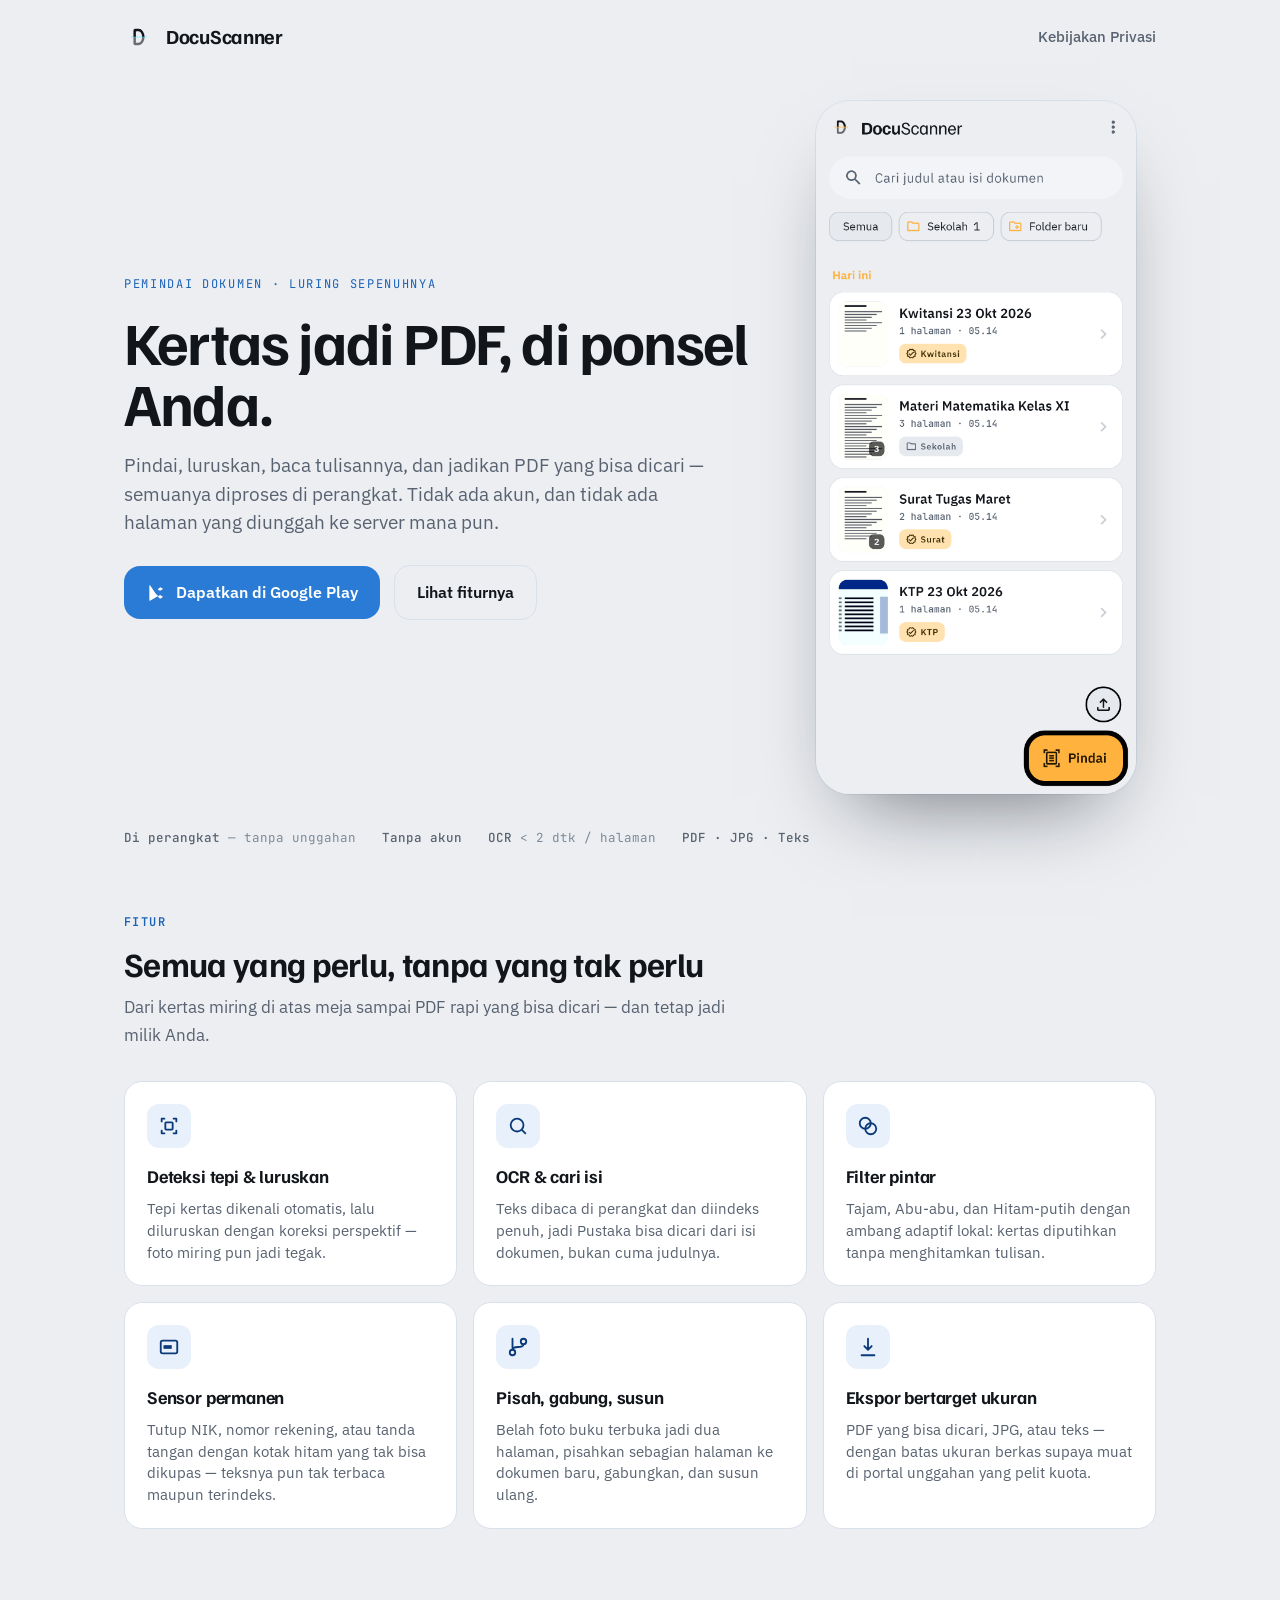
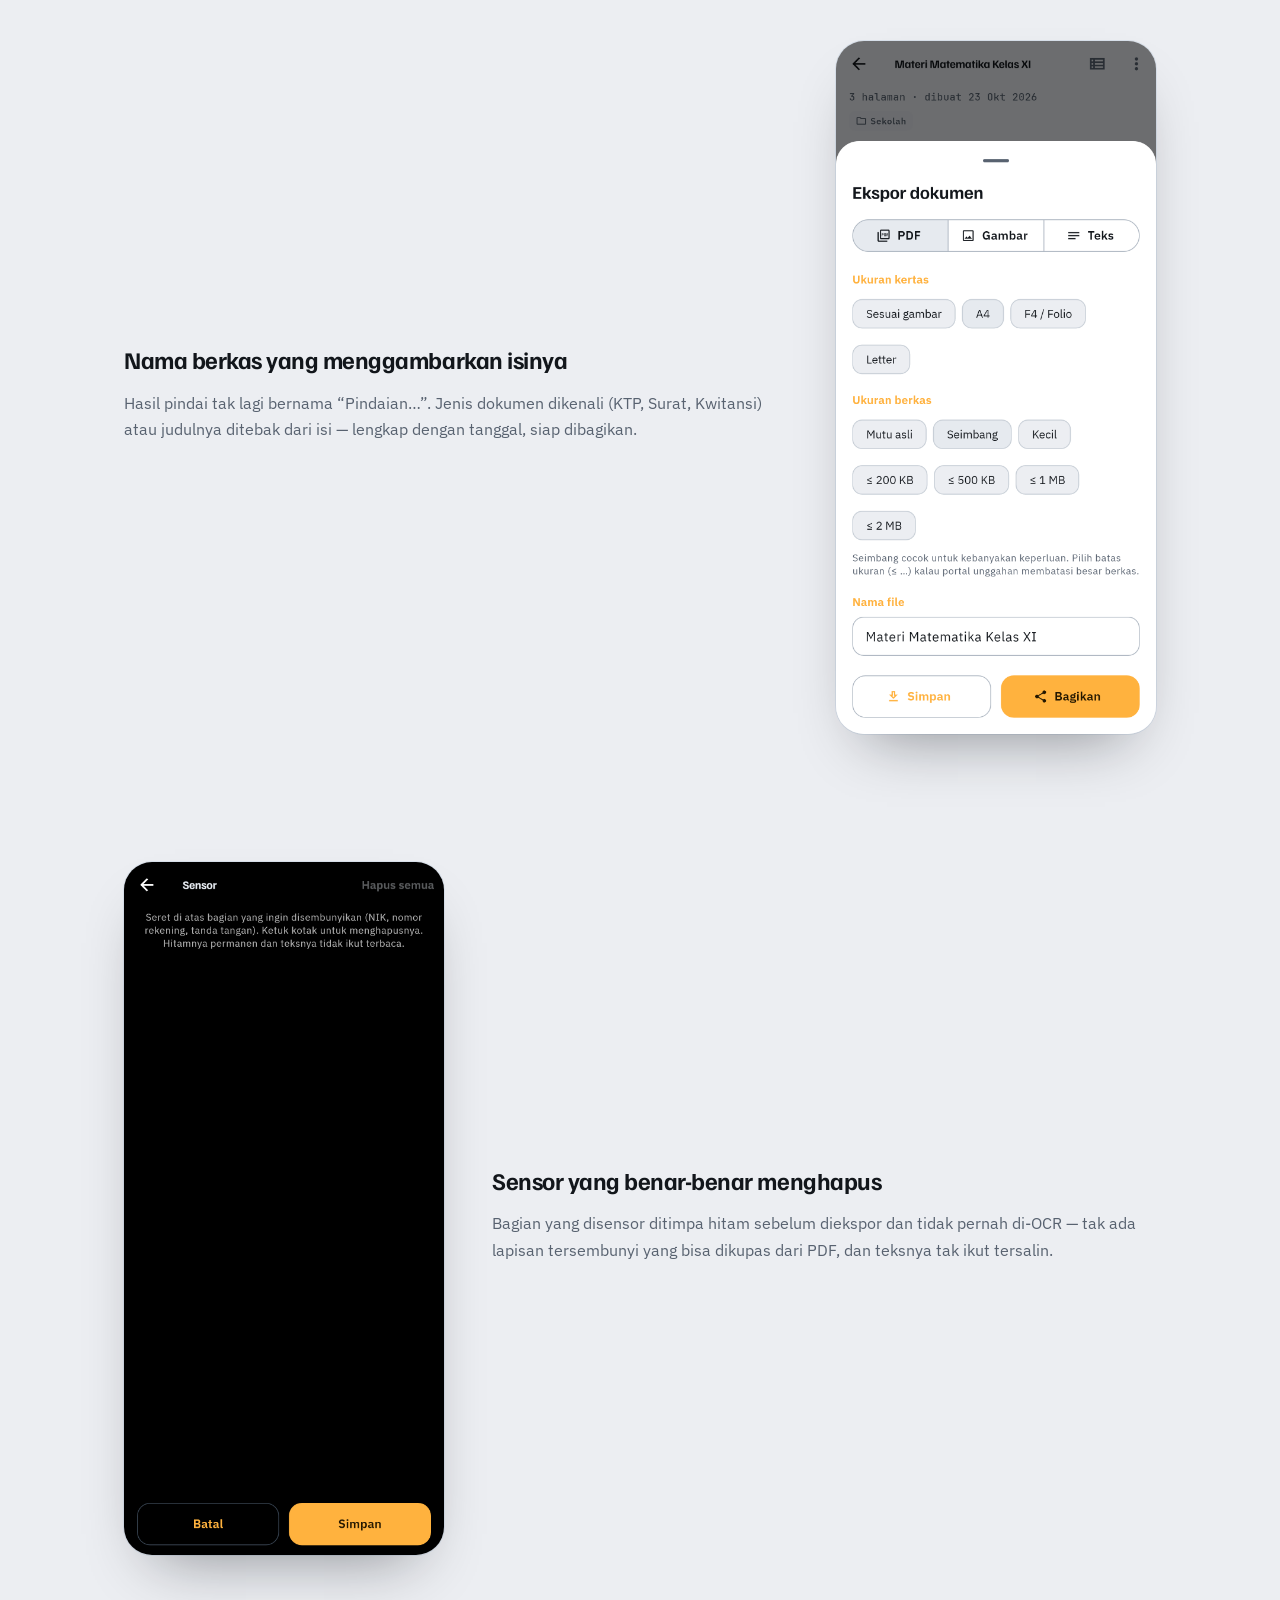
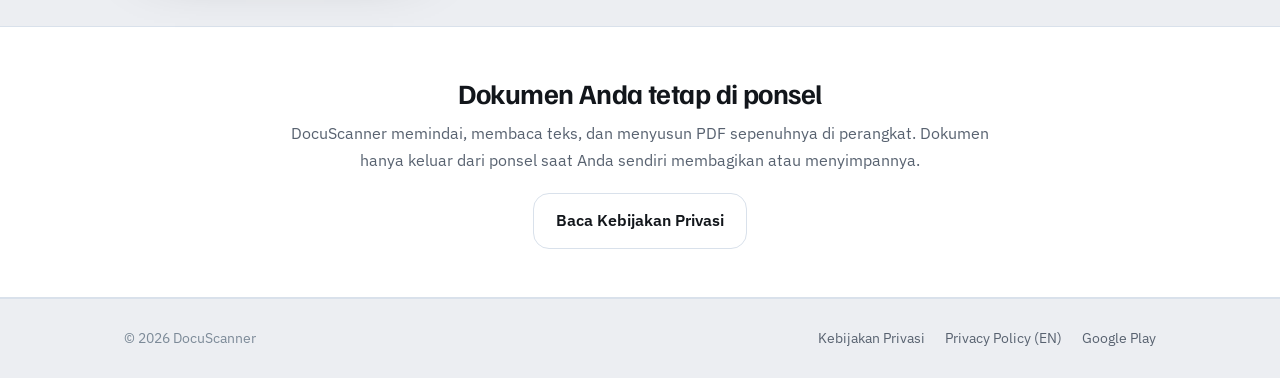
<file: index.html>
<!doctype html>
<html lang="id">
<head>
<meta charset="utf-8">
<meta name="viewport" content="width=device-width, initial-scale=1">
<meta name="description" content="DocuScanner — pindai dokumen jadi PDF yang bisa dicari, OCR, sensor, dan ekspor bertarget ukuran. Semuanya diproses di ponsel: tanpa akun, tanpa unggahan.">
<meta property="og:title" content="DocuScanner — kertas jadi PDF, di ponsel Anda">
<meta property="og:description" content="Pindai, baca tulisannya, dan jadikan PDF yang bisa dicari. Semua proses di perangkat.">
<title>DocuScanner</title>
<link rel="preconnect" href="https://fonts.googleapis.com">
<link rel="preconnect" href="https://fonts.gstatic.com" crossorigin>
<link rel="stylesheet" href="https://fonts.googleapis.com/css2?family=Familjen+Grotesk:wght@600;700&family=IBM+Plex+Sans:wght@400;500;600&family=JetBrains+Mono:wght@400;500&display=swap">
<link rel="stylesheet" href="assets/style.css">
</head>
<body>

<nav class="lp-nav">
  <span class="wordmark">
    <svg width="30" height="30" viewBox="0 0 1024 1024" aria-hidden="true">
      <defs>
        <clipPath id="sw"><rect x="0" y="0" width="1024" height="512"/></clipPath>
        <clipPath id="un"><rect x="0" y="512" width="1024" height="512"/></clipPath>
        <path id="dmark" fill-rule="evenodd" d="M382 232 H498 A204 280 0 0 1 498 792 H382 A60 60 0 0 1 322 732 V292 A60 60 0 0 1 382 232 Z M424 316 H498 A120 196 0 0 1 498 708 H424 A18 18 0 0 1 406 690 V334 A18 18 0 0 1 424 316 Z"/>
      </defs>
      <use href="#dmark" fill="currentColor" clip-path="url(#sw)"/>
      <use href="#dmark" fill="currentColor" opacity="0.6" clip-path="url(#un)"/>
      <rect x="236" y="502" width="552" height="20" rx="10" fill="#3FE0FF"/>
    </svg>
    DocuScanner
  </span>
  <a class="nav-link" href="privacy-policy.html">Kebijakan Privasi</a>
</nav>

<header class="hero">
  <div>
    <p class="hero-eyebrow">Pemindai dokumen · luring sepenuhnya</p>
    <h1>Kertas jadi PDF, di ponsel Anda.</h1>
    <p class="lede">Pindai, luruskan, baca tulisannya, dan jadikan PDF yang bisa dicari — semuanya diproses di perangkat. Tidak ada akun, dan tidak ada halaman yang diunggah ke server mana pun.</p>
    <div class="cta-row">
      <a class="btn btn-primary" href="https://play.google.com/store/apps/details?id=com.sandika.docuscanner">
        <svg width="20" height="20" viewBox="0 0 24 24" fill="currentColor" aria-hidden="true"><path d="M4 3.3v17.4c0 .5.5.8.9.5l9.6-5.6-3-3L4.9 2.8c-.5-.3-.9 0-.9.5zm12.9 6.1 2.6-1.5c.6-.3.6-1.2 0-1.5L16.9 5 14 7.9l2.9 1.5zM14 16.1l2.9 2.9 2.6-1.5c.6-.3.6-1.2 0-1.5l-2.6-1.5L14 16.1z"/></svg>
        Dapatkan di Google Play
      </a>
      <a class="btn btn-ghost" href="#fitur">Lihat fiturnya</a>
    </div>
  </div>
  <img class="hero-phone" src="assets/screens/home.png" alt="Layar beranda DocuScanner: daftar dokumen dengan judul otomatis dan tombol Pindai.">
</header>

<div class="trust">
  <span><b>Di perangkat</b> — tanpa unggahan</span>
  <span><b>Tanpa akun</b></span>
  <span><b>OCR</b> &lt; 2 dtk / halaman</span>
  <span><b>PDF · JPG · Teks</b></span>
</div>

<section class="section" id="fitur">
  <div class="section-head">
    <p class="eyebrow">Fitur</p>
    <h2>Semua yang perlu, tanpa yang tak perlu</h2>
    <p>Dari kertas miring di atas meja sampai PDF rapi yang bisa dicari — dan tetap jadi milik Anda.</p>
  </div>
  <div class="features">
    <div class="feature">
      <div class="ic"><svg width="22" height="22" viewBox="0 0 24 24" fill="none" stroke="currentColor" stroke-width="2" stroke-linecap="round" stroke-linejoin="round"><path d="M4 7V4h3M20 7V4h-3M4 17v3h3M20 17v3h-3"/><rect x="8" y="8" width="8" height="8" rx="1"/></svg></div>
      <h3>Deteksi tepi &amp; luruskan</h3>
      <p>Tepi kertas dikenali otomatis, lalu diluruskan dengan koreksi perspektif — foto miring pun jadi tegak.</p>
    </div>
    <div class="feature">
      <div class="ic"><svg width="22" height="22" viewBox="0 0 24 24" fill="none" stroke="currentColor" stroke-width="2" stroke-linecap="round"><circle cx="11" cy="11" r="7"/><path d="M20 20l-3.5-3.5"/></svg></div>
      <h3>OCR &amp; cari isi</h3>
      <p>Teks dibaca di perangkat dan diindeks penuh, jadi Pustaka bisa dicari dari isi dokumen, bukan cuma judulnya.</p>
    </div>
    <div class="feature">
      <div class="ic"><svg width="22" height="22" viewBox="0 0 24 24" fill="none" stroke="currentColor" stroke-width="2"><circle cx="9" cy="9" r="6"/><circle cx="15" cy="15" r="6"/></svg></div>
      <h3>Filter pintar</h3>
      <p>Tajam, Abu-abu, dan Hitam-putih dengan ambang adaptif lokal: kertas diputihkan tanpa menghitamkan tulisan.</p>
    </div>
    <div class="feature">
      <div class="ic"><svg width="22" height="22" viewBox="0 0 24 24" fill="none" stroke="currentColor" stroke-width="2"><rect x="3" y="5" width="18" height="14" rx="2"/><rect x="6" y="10" width="9" height="4" fill="currentColor" stroke="none"/></svg></div>
      <h3>Sensor permanen</h3>
      <p>Tutup NIK, nomor rekening, atau tanda tangan dengan kotak hitam yang tak bisa dikupas — teksnya pun tak terbaca maupun terindeks.</p>
    </div>
    <div class="feature">
      <div class="ic"><svg width="22" height="22" viewBox="0 0 24 24" fill="none" stroke="currentColor" stroke-width="2" stroke-linecap="round" stroke-linejoin="round"><path d="M6 3v12M6 15a3 3 0 100 6 3 3 0 000-6zM18 3a3 3 0 100 6 3 3 0 000-6zM18 9c0 6-12 0-12 6"/></svg></div>
      <h3>Pisah, gabung, susun</h3>
      <p>Belah foto buku terbuka jadi dua halaman, pisahkan sebagian halaman ke dokumen baru, gabungkan, dan susun ulang.</p>
    </div>
    <div class="feature">
      <div class="ic"><svg width="22" height="22" viewBox="0 0 24 24" fill="none" stroke="currentColor" stroke-width="2" stroke-linecap="round" stroke-linejoin="round"><path d="M12 3v12m0 0l-4-4m4 4l4-4M5 21h14"/></svg></div>
      <h3>Ekspor bertarget ukuran</h3>
      <p>PDF yang bisa dicari, JPG, atau teks — dengan batas ukuran berkas supaya muat di portal unggahan yang pelit kuota.</p>
    </div>
  </div>
</section>

<section class="section">
  <div class="showcase">
    <div>
      <h3>Nama berkas yang menggambarkan isinya</h3>
      <p>Hasil pindai tak lagi bernama “Pindaian…”. Jenis dokumen dikenali (KTP, Surat, Kwitansi) atau judulnya ditebak dari isi — lengkap dengan tanggal, siap dibagikan.</p>
    </div>
    <div class="shot"><img src="assets/screens/export.png" alt="Lembar ekspor: pilih format, ukuran kertas, batas ukuran berkas, dan nama file."></div>
  </div>
</section>

<section class="section">
  <div class="showcase flip">
    <div class="shot"><img src="assets/screens/redact.png" alt="Layar sensor: menutup bagian rahasia dengan kotak hitam permanen."></div>
    <div>
      <h3>Sensor yang benar-benar menghapus</h3>
      <p>Bagian yang disensor ditimpa hitam sebelum diekspor dan tidak pernah di-OCR — tak ada lapisan tersembunyi yang bisa dikupas dari PDF, dan teksnya tak ikut tersalin.</p>
    </div>
  </div>
</section>

<div class="band">
  <div class="inner">
    <h2>Dokumen Anda tetap di ponsel</h2>
    <p>DocuScanner memindai, membaca teks, dan menyusun PDF sepenuhnya di perangkat. Dokumen hanya keluar dari ponsel saat Anda sendiri membagikan atau menyimpannya.</p>
    <a class="btn btn-ghost" href="privacy-policy.html">Baca Kebijakan Privasi</a>
  </div>
</div>

<footer>
  <div class="inner">
    <span>© 2026 DocuScanner</span>
    <span class="links">
      <a href="privacy-policy.html">Kebijakan Privasi</a>
      <a href="privacy-policy-en.html">Privacy Policy (EN)</a>
      <a href="https://play.google.com/store/apps/details?id=com.sandika.docuscanner">Google Play</a>
    </span>
  </div>
</footer>

</body>
</html>
</file>
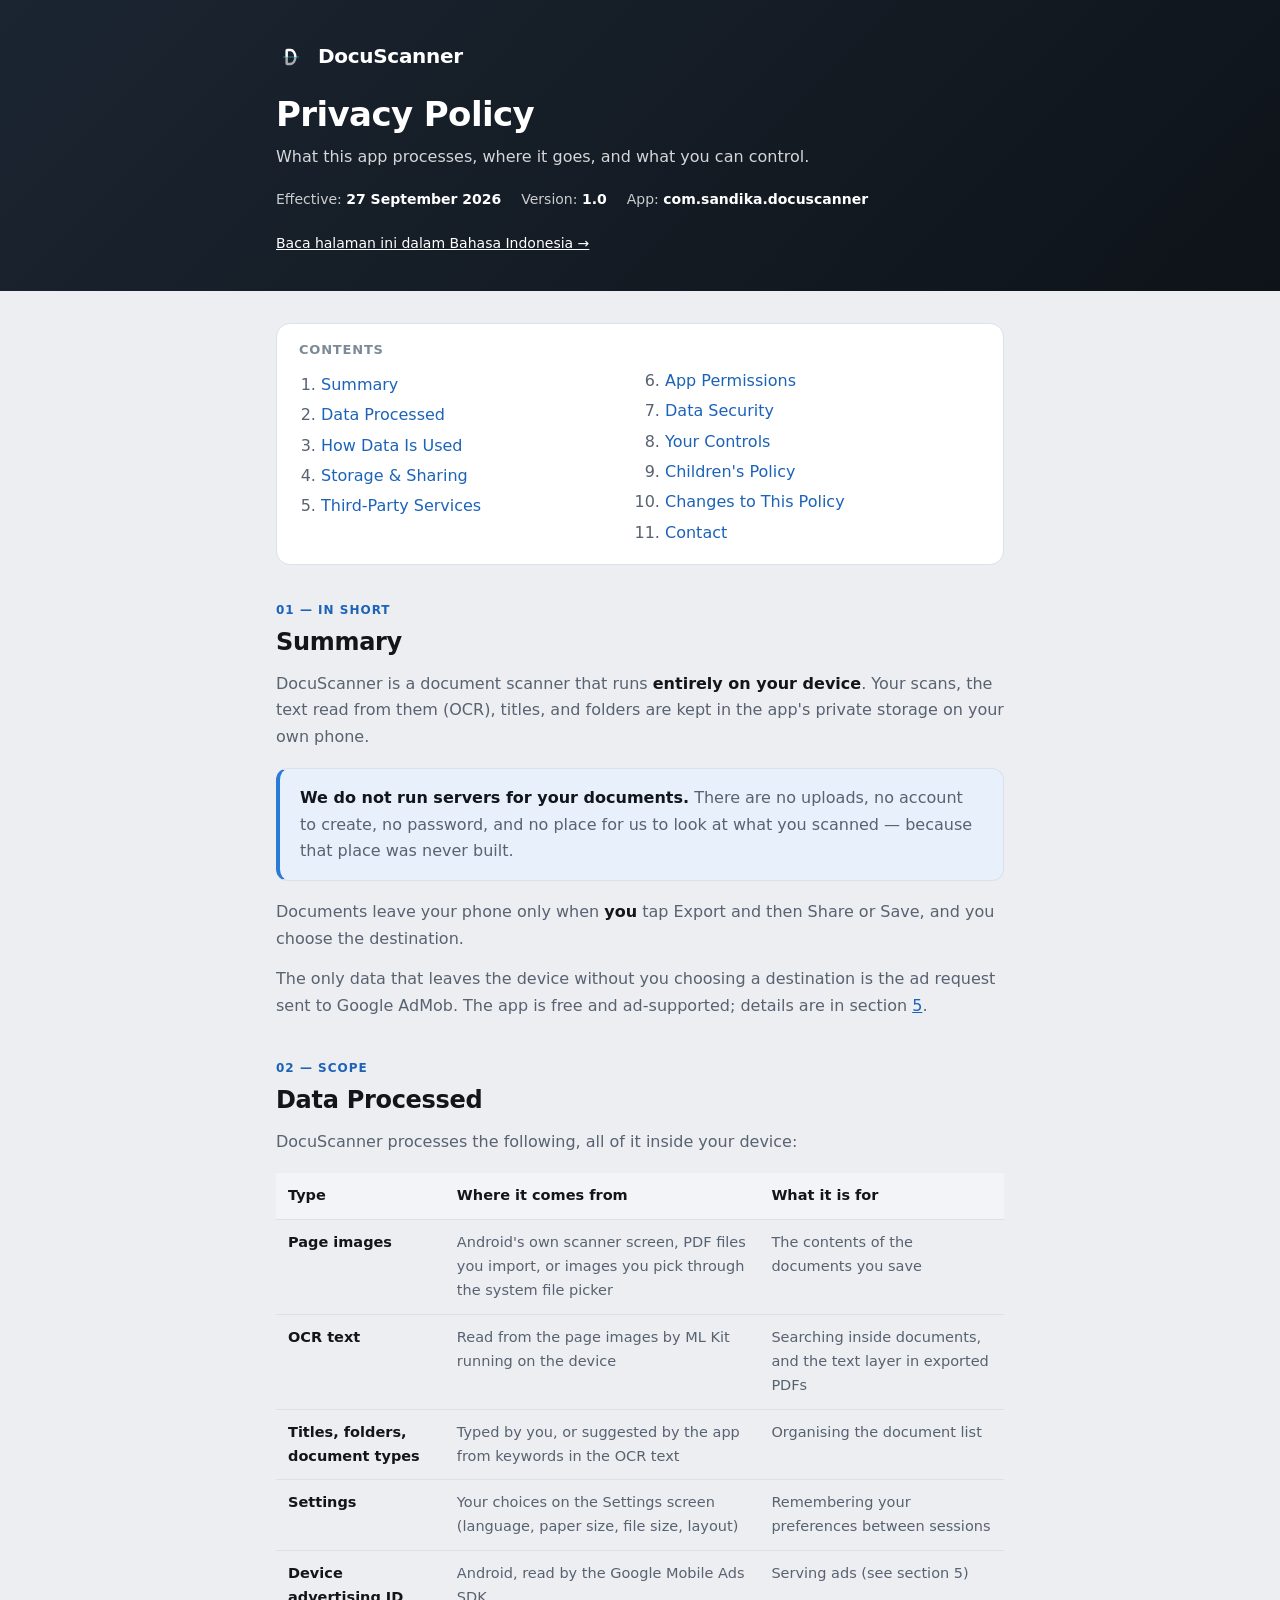
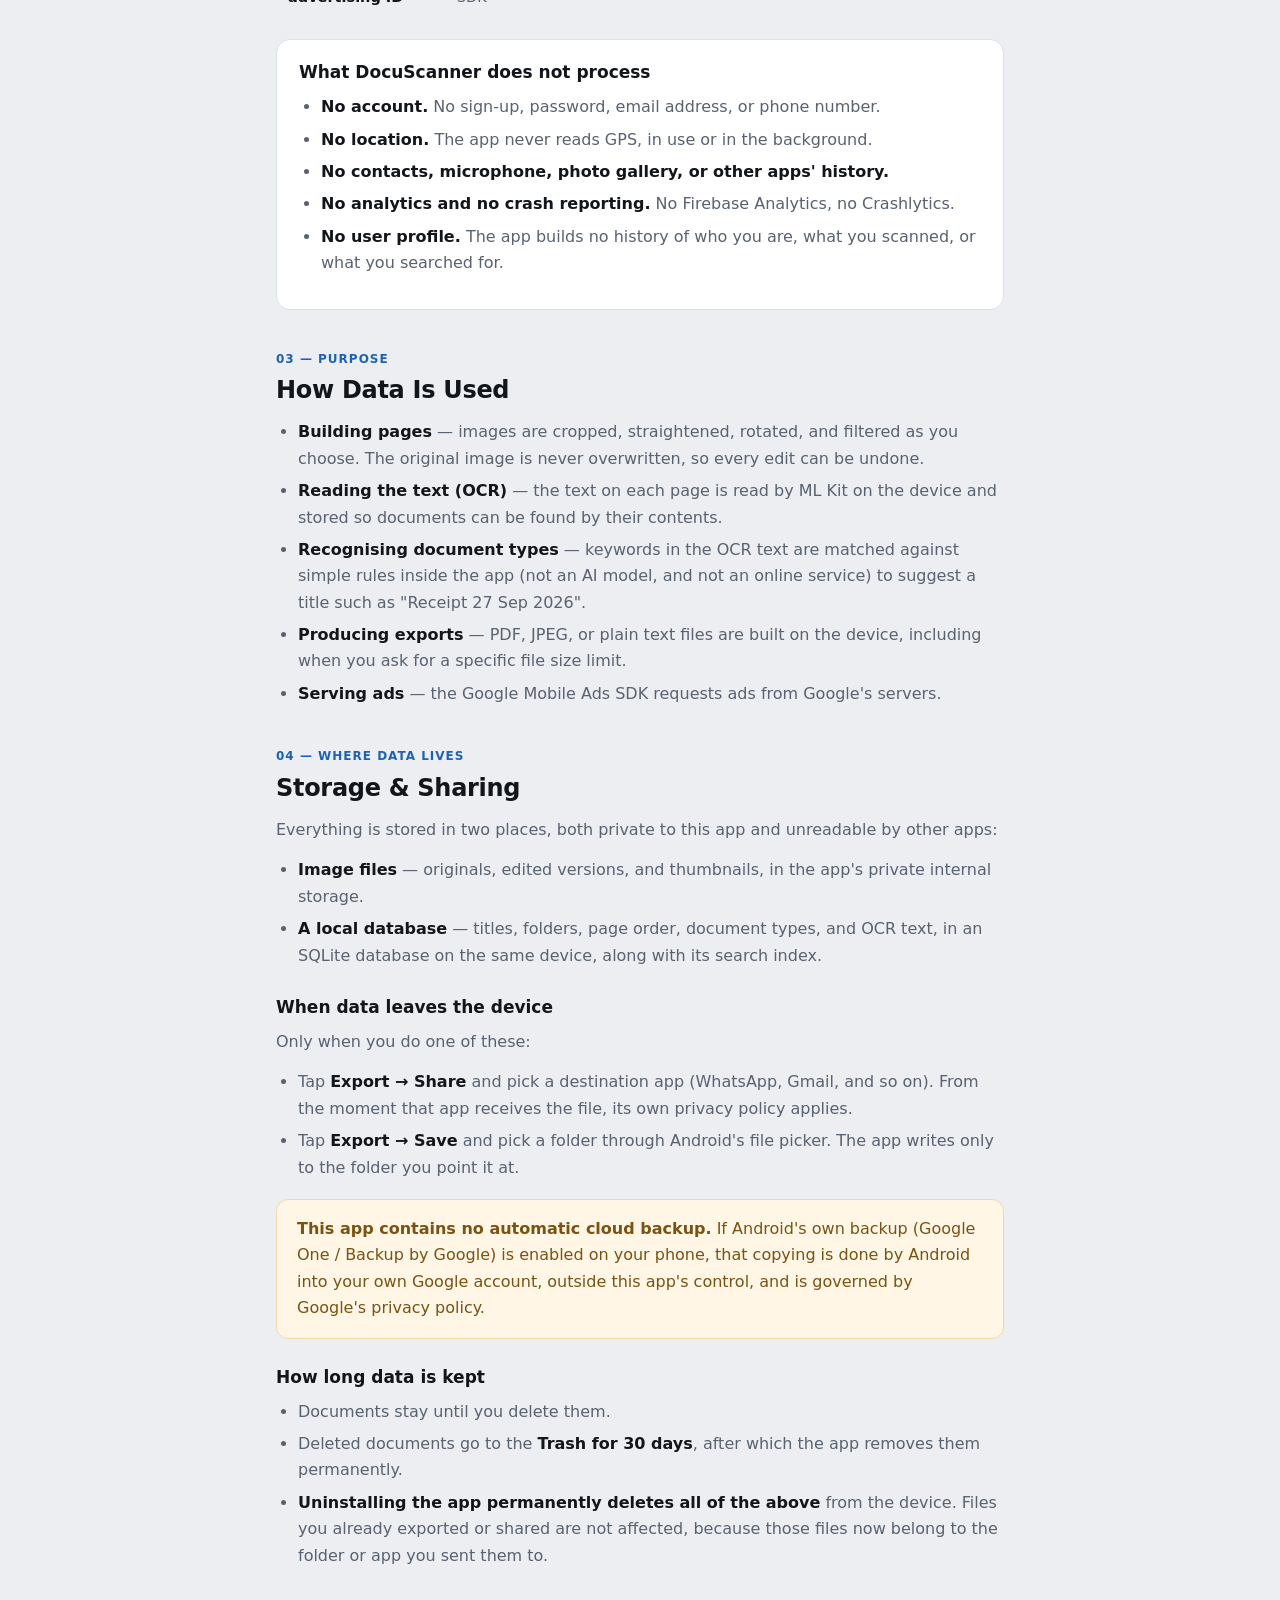
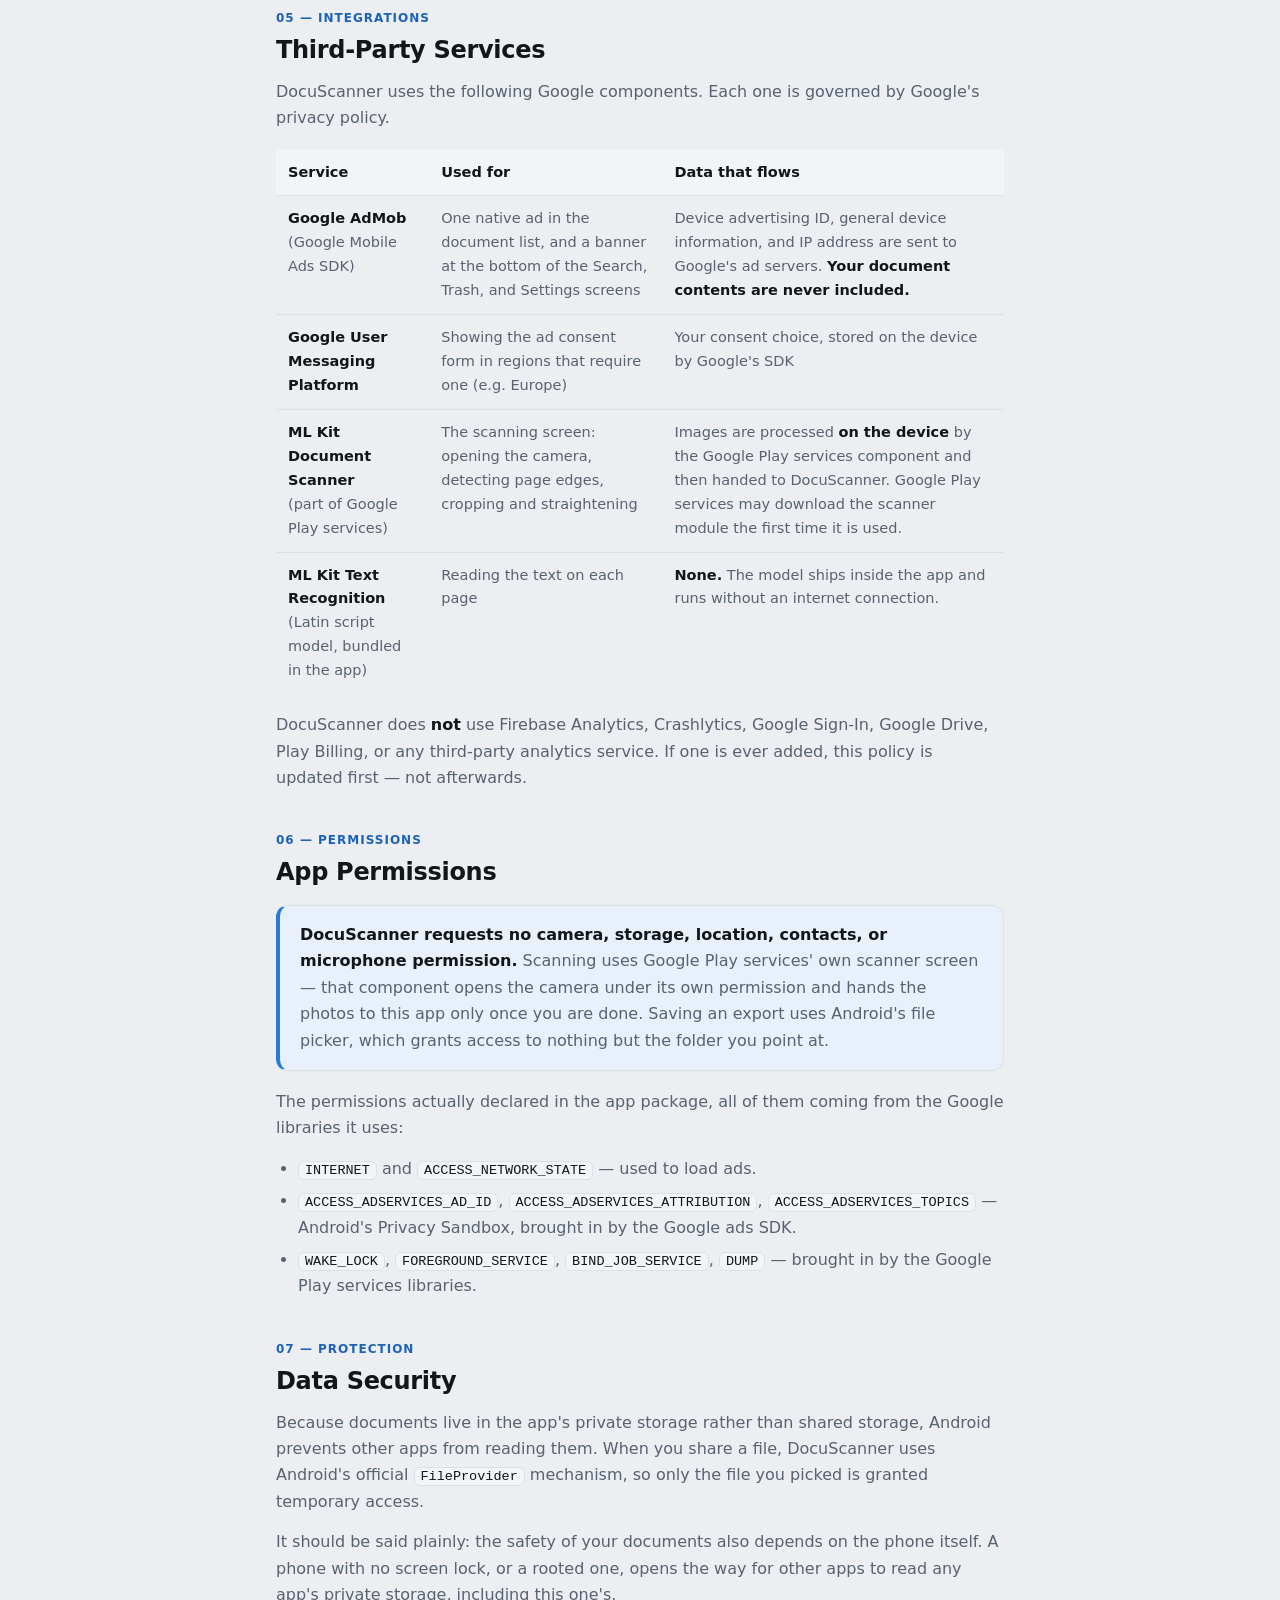
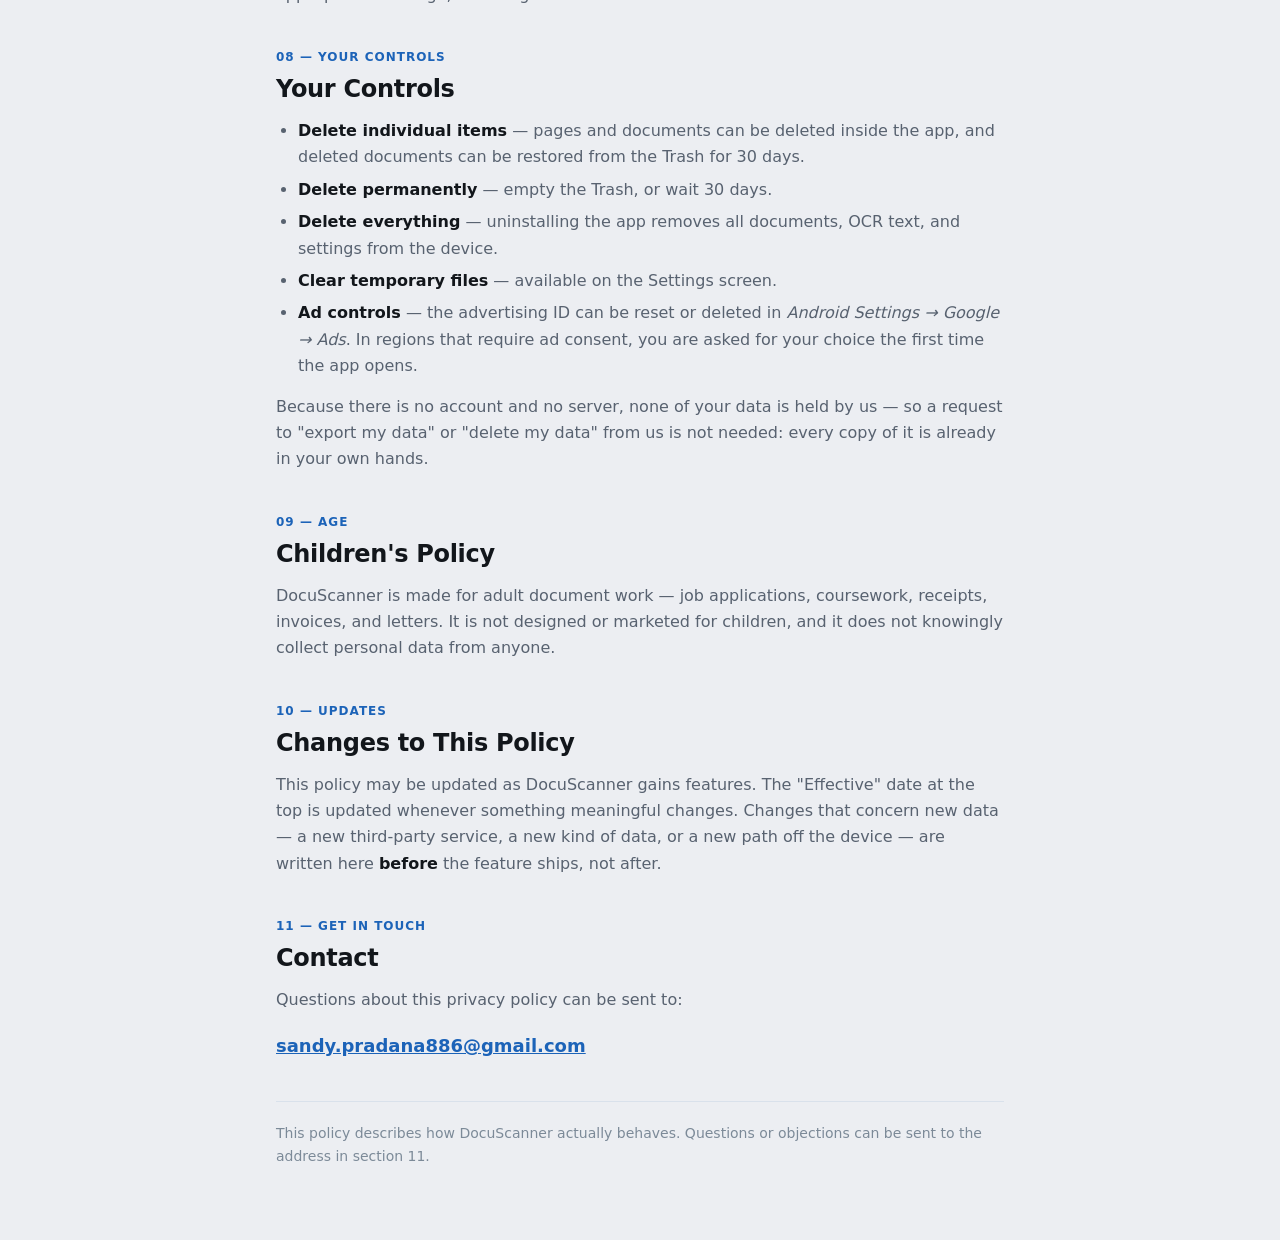
<file: privacy-policy-en.html>
<!doctype html>
<html lang="en">
<head>
<meta charset="utf-8">
<meta name="viewport" content="width=device-width, initial-scale=1">
<meta name="description" content="Privacy Policy for the DocuScanner app — what it processes, where it goes, and what you control.">
<meta name="robots" content="index, follow">
<title>DocuScanner Privacy Policy</title>
<link rel="stylesheet" href="assets/style.css">
</head>
<body>

<header class="masthead">
  <div class="masthead-inner">
    <div class="wordmark">
      <svg width="30" height="30" viewBox="0 0 1024 1024" aria-hidden="true">
        <defs>
          <clipPath id="swept"><rect x="0" y="0" width="1024" height="512"/></clipPath>
          <clipPath id="unswept"><rect x="0" y="512" width="1024" height="512"/></clipPath>
          <path id="mark" fill-rule="evenodd" d="M382 232 H498 A204 280 0 0 1 498 792 H382 A60 60 0 0 1 322 732 V292 A60 60 0 0 1 382 232 Z M424 316 H498 A120 196 0 0 1 498 708 H424 A18 18 0 0 1 406 690 V334 A18 18 0 0 1 424 316 Z"/>
        </defs>
        <use href="#mark" fill="#FFFFFF" clip-path="url(#swept)"/>
        <use href="#mark" fill="#FFFFFF" opacity="0.62" clip-path="url(#unswept)"/>
        <rect x="236" y="502" width="552" height="20" rx="10" fill="#3FE0FF"/>
      </svg>
      DocuScanner
    </div>
    <h1>Privacy Policy</h1>
    <p>What this app processes, where it goes, and what you can control.</p>
    <div class="meta">
      <span>Effective: <b>27 September 2026</b></span>
      <span>Version: <b>1.0</b></span>
      <span>App: <b>com.sandika.docuscanner</b></span>
    </div>
    <div class="lang"><a href="privacy-policy.html">Baca halaman ini dalam Bahasa Indonesia →</a></div>
  </div>
</header>

<main class="page">

  <nav class="toc">
    <h2>Contents</h2>
    <ol>
      <li><a href="#summary">Summary</a></li>
      <li><a href="#data">Data Processed</a></li>
      <li><a href="#use">How Data Is Used</a></li>
      <li><a href="#storage">Storage &amp; Sharing</a></li>
      <li><a href="#third-party">Third-Party Services</a></li>
      <li><a href="#permissions">App Permissions</a></li>
      <li><a href="#security">Data Security</a></li>
      <li><a href="#rights">Your Controls</a></li>
      <li><a href="#children">Children's Policy</a></li>
      <li><a href="#changes">Changes to This Policy</a></li>
      <li><a href="#contact">Contact</a></li>
    </ol>
  </nav>

  <section id="summary">
    <div class="eyebrow">01 — In short</div>
    <h2>Summary</h2>
    <p>
      DocuScanner is a document scanner that runs <strong>entirely on your device</strong>. Your scans,
      the text read from them (OCR), titles, and folders are kept in the app's private storage on your
      own phone.
    </p>
    <div class="highlight">
      <p>
        <strong>We do not run servers for your documents.</strong> There are no uploads, no account to
        create, no password, and no place for us to look at what you scanned — because that place was
        never built.
      </p>
    </div>
    <p>
      Documents leave your phone only when <strong>you</strong> tap Export and then Share or Save, and
      you choose the destination.
    </p>
    <p>
      The only data that leaves the device without you choosing a destination is the ad request sent to
      Google AdMob. The app is free and ad-supported; details are in section
      <a href="#third-party">5</a>.
    </p>
  </section>

  <section id="data">
    <div class="eyebrow">02 — Scope</div>
    <h2>Data Processed</h2>
    <p>DocuScanner processes the following, all of it inside your device:</p>
    <div class="table-wrap">
      <table>
        <thead>
          <tr><th>Type</th><th>Where it comes from</th><th>What it is for</th></tr>
        </thead>
        <tbody>
          <tr>
            <td><strong>Page images</strong></td>
            <td>Android's own scanner screen, PDF files you import, or images you pick through the system file picker</td>
            <td>The contents of the documents you save</td>
          </tr>
          <tr>
            <td><strong>OCR text</strong></td>
            <td>Read from the page images by ML Kit running on the device</td>
            <td>Searching inside documents, and the text layer in exported PDFs</td>
          </tr>
          <tr>
            <td><strong>Titles, folders, document types</strong></td>
            <td>Typed by you, or suggested by the app from keywords in the OCR text</td>
            <td>Organising the document list</td>
          </tr>
          <tr>
            <td><strong>Settings</strong></td>
            <td>Your choices on the Settings screen (language, paper size, file size, layout)</td>
            <td>Remembering your preferences between sessions</td>
          </tr>
          <tr>
            <td><strong>Device advertising ID</strong></td>
            <td>Android, read by the Google Mobile Ads SDK</td>
            <td>Serving ads (see section 5)</td>
          </tr>
        </tbody>
      </table>
    </div>

    <div class="card">
      <h3>What DocuScanner does not process</h3>
      <ul>
        <li><strong>No account.</strong> No sign-up, password, email address, or phone number.</li>
        <li><strong>No location.</strong> The app never reads GPS, in use or in the background.</li>
        <li><strong>No contacts, microphone, photo gallery, or other apps' history.</strong></li>
        <li><strong>No analytics and no crash reporting.</strong> No Firebase Analytics, no Crashlytics.</li>
        <li><strong>No user profile.</strong> The app builds no history of who you are, what you scanned, or what you searched for.</li>
      </ul>
    </div>
  </section>

  <section id="use">
    <div class="eyebrow">03 — Purpose</div>
    <h2>How Data Is Used</h2>
    <ul>
      <li><strong>Building pages</strong> — images are cropped, straightened, rotated, and filtered as you choose. The original image is never overwritten, so every edit can be undone.</li>
      <li><strong>Reading the text (OCR)</strong> — the text on each page is read by ML Kit on the device and stored so documents can be found by their contents.</li>
      <li><strong>Recognising document types</strong> — keywords in the OCR text are matched against simple rules inside the app (not an AI model, and not an online service) to suggest a title such as "Receipt 27 Sep 2026".</li>
      <li><strong>Producing exports</strong> — PDF, JPEG, or plain text files are built on the device, including when you ask for a specific file size limit.</li>
      <li><strong>Serving ads</strong> — the Google Mobile Ads SDK requests ads from Google's servers.</li>
    </ul>
  </section>

  <section id="storage">
    <div class="eyebrow">04 — Where data lives</div>
    <h2>Storage &amp; Sharing</h2>
    <p>Everything is stored in two places, both private to this app and unreadable by other apps:</p>
    <ul>
      <li><strong>Image files</strong> — originals, edited versions, and thumbnails, in the app's private internal storage.</li>
      <li><strong>A local database</strong> — titles, folders, page order, document types, and OCR text, in an SQLite database on the same device, along with its search index.</li>
    </ul>

    <h3>When data leaves the device</h3>
    <p>Only when you do one of these:</p>
    <ul>
      <li>Tap <strong>Export → Share</strong> and pick a destination app (WhatsApp, Gmail, and so on). From the moment that app receives the file, its own privacy policy applies.</li>
      <li>Tap <strong>Export → Save</strong> and pick a folder through Android's file picker. The app writes only to the folder you point it at.</li>
    </ul>
    <div class="note">
      <p>
        <strong>This app contains no automatic cloud backup.</strong> If Android's own backup (Google
        One / Backup by Google) is enabled on your phone, that copying is done by Android into your own
        Google account, outside this app's control, and is governed by Google's privacy policy.
      </p>
    </div>

    <h3>How long data is kept</h3>
    <ul>
      <li>Documents stay until you delete them.</li>
      <li>Deleted documents go to the <strong>Trash for 30 days</strong>, after which the app removes them permanently.</li>
      <li><strong>Uninstalling the app permanently deletes all of the above</strong> from the device. Files you already exported or shared are not affected, because those files now belong to the folder or app you sent them to.</li>
    </ul>
  </section>

  <section id="third-party">
    <div class="eyebrow">05 — Integrations</div>
    <h2>Third-Party Services</h2>
    <p>DocuScanner uses the following Google components. Each one is governed by Google's privacy policy.</p>
    <div class="table-wrap">
      <table>
        <thead>
          <tr><th>Service</th><th>Used for</th><th>Data that flows</th></tr>
        </thead>
        <tbody>
          <tr>
            <td><strong>Google AdMob</strong><br>(Google Mobile Ads SDK)</td>
            <td>One native ad in the document list, and a banner at the bottom of the Search, Trash, and Settings screens</td>
            <td>Device advertising ID, general device information, and IP address are sent to Google's ad servers. <strong>Your document contents are never included.</strong></td>
          </tr>
          <tr>
            <td><strong>Google User Messaging Platform</strong></td>
            <td>Showing the ad consent form in regions that require one (e.g. Europe)</td>
            <td>Your consent choice, stored on the device by Google's SDK</td>
          </tr>
          <tr>
            <td><strong>ML Kit Document Scanner</strong><br>(part of Google Play services)</td>
            <td>The scanning screen: opening the camera, detecting page edges, cropping and straightening</td>
            <td>Images are processed <strong>on the device</strong> by the Google Play services component and then handed to DocuScanner. Google Play services may download the scanner module the first time it is used.</td>
          </tr>
          <tr>
            <td><strong>ML Kit Text Recognition</strong><br>(Latin script model, bundled in the app)</td>
            <td>Reading the text on each page</td>
            <td><strong>None.</strong> The model ships inside the app and runs without an internet connection.</td>
          </tr>
        </tbody>
      </table>
    </div>
    <p>
      DocuScanner does <strong>not</strong> use Firebase Analytics, Crashlytics, Google Sign-In, Google
      Drive, Play Billing, or any third-party analytics service. If one is ever added, this policy is
      updated first — not afterwards.
    </p>
  </section>

  <section id="permissions">
    <div class="eyebrow">06 — Permissions</div>
    <h2>App Permissions</h2>
    <div class="highlight">
      <p>
        <strong>DocuScanner requests no camera, storage, location, contacts, or microphone
        permission.</strong> Scanning uses Google Play services' own scanner screen — that component
        opens the camera under its own permission and hands the photos to this app only once you are
        done. Saving an export uses Android's file picker, which grants access to nothing but the
        folder you point at.
      </p>
    </div>
    <p>The permissions actually declared in the app package, all of them coming from the Google libraries it uses:</p>
    <ul>
      <li><code>INTERNET</code> and <code>ACCESS_NETWORK_STATE</code> — used to load ads.</li>
      <li><code>ACCESS_ADSERVICES_AD_ID</code>, <code>ACCESS_ADSERVICES_ATTRIBUTION</code>, <code>ACCESS_ADSERVICES_TOPICS</code> — Android's Privacy Sandbox, brought in by the Google ads SDK.</li>
      <li><code>WAKE_LOCK</code>, <code>FOREGROUND_SERVICE</code>, <code>BIND_JOB_SERVICE</code>, <code>DUMP</code> — brought in by the Google Play services libraries.</li>
    </ul>
  </section>

  <section id="security">
    <div class="eyebrow">07 — Protection</div>
    <h2>Data Security</h2>
    <p>
      Because documents live in the app's private storage rather than shared storage, Android prevents
      other apps from reading them. When you share a file, DocuScanner uses Android's official
      <code>FileProvider</code> mechanism, so only the file you picked is granted temporary access.
    </p>
    <p>
      It should be said plainly: the safety of your documents also depends on the phone itself. A phone
      with no screen lock, or a rooted one, opens the way for other apps to read any app's private
      storage, including this one's.
    </p>
  </section>

  <section id="rights">
    <div class="eyebrow">08 — Your controls</div>
    <h2>Your Controls</h2>
    <ul>
      <li><strong>Delete individual items</strong> — pages and documents can be deleted inside the app, and deleted documents can be restored from the Trash for 30 days.</li>
      <li><strong>Delete permanently</strong> — empty the Trash, or wait 30 days.</li>
      <li><strong>Delete everything</strong> — uninstalling the app removes all documents, OCR text, and settings from the device.</li>
      <li><strong>Clear temporary files</strong> — available on the Settings screen.</li>
      <li><strong>Ad controls</strong> — the advertising ID can be reset or deleted in <em>Android Settings → Google → Ads</em>. In regions that require ad consent, you are asked for your choice the first time the app opens.</li>
    </ul>
    <p>
      Because there is no account and no server, none of your data is held by us — so a request to
      "export my data" or "delete my data" from us is not needed: every copy of it is already in your
      own hands.
    </p>
  </section>

  <section id="children">
    <div class="eyebrow">09 — Age</div>
    <h2>Children's Policy</h2>
    <p>
      DocuScanner is made for adult document work — job applications, coursework, receipts, invoices,
      and letters. It is not designed or marketed for children, and it does not knowingly collect
      personal data from anyone.
    </p>
  </section>

  <section id="changes">
    <div class="eyebrow">10 — Updates</div>
    <h2>Changes to This Policy</h2>
    <p>
      This policy may be updated as DocuScanner gains features. The "Effective" date at the top is
      updated whenever something meaningful changes. Changes that concern new data — a new third-party
      service, a new kind of data, or a new path off the device — are written here <strong>before</strong>
      the feature ships, not after.
    </p>
  </section>

  <section id="contact">
    <div class="eyebrow">11 — Get in touch</div>
    <h2>Contact</h2>
    <p>Questions about this privacy policy can be sent to:</p>
    <a class="contact" href="mailto:sandy.pradana886@gmail.com">sandy.pradana886@gmail.com</a>
  </section>

  <footer>
    This policy describes how DocuScanner actually behaves. Questions or objections can be sent to the
    address in section 11.
  </footer>

</main>
</body>
</html>
</file>
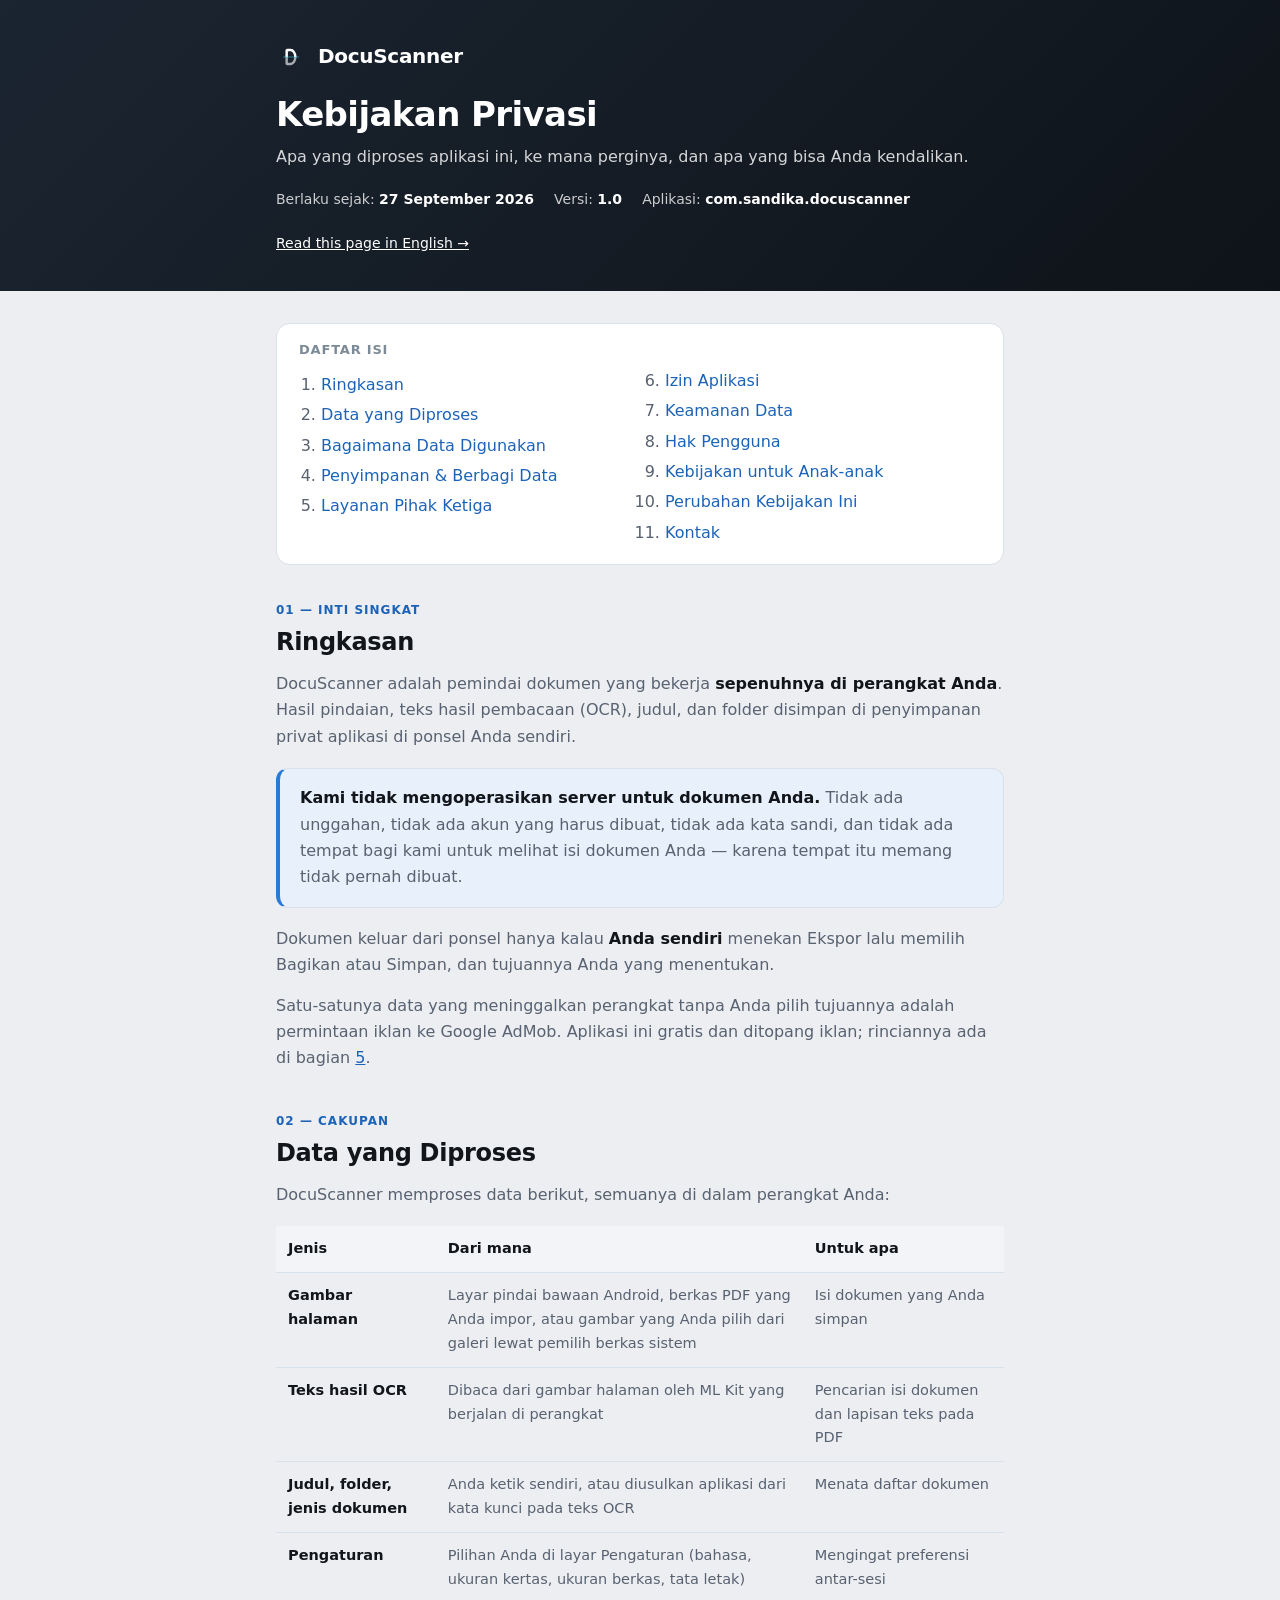
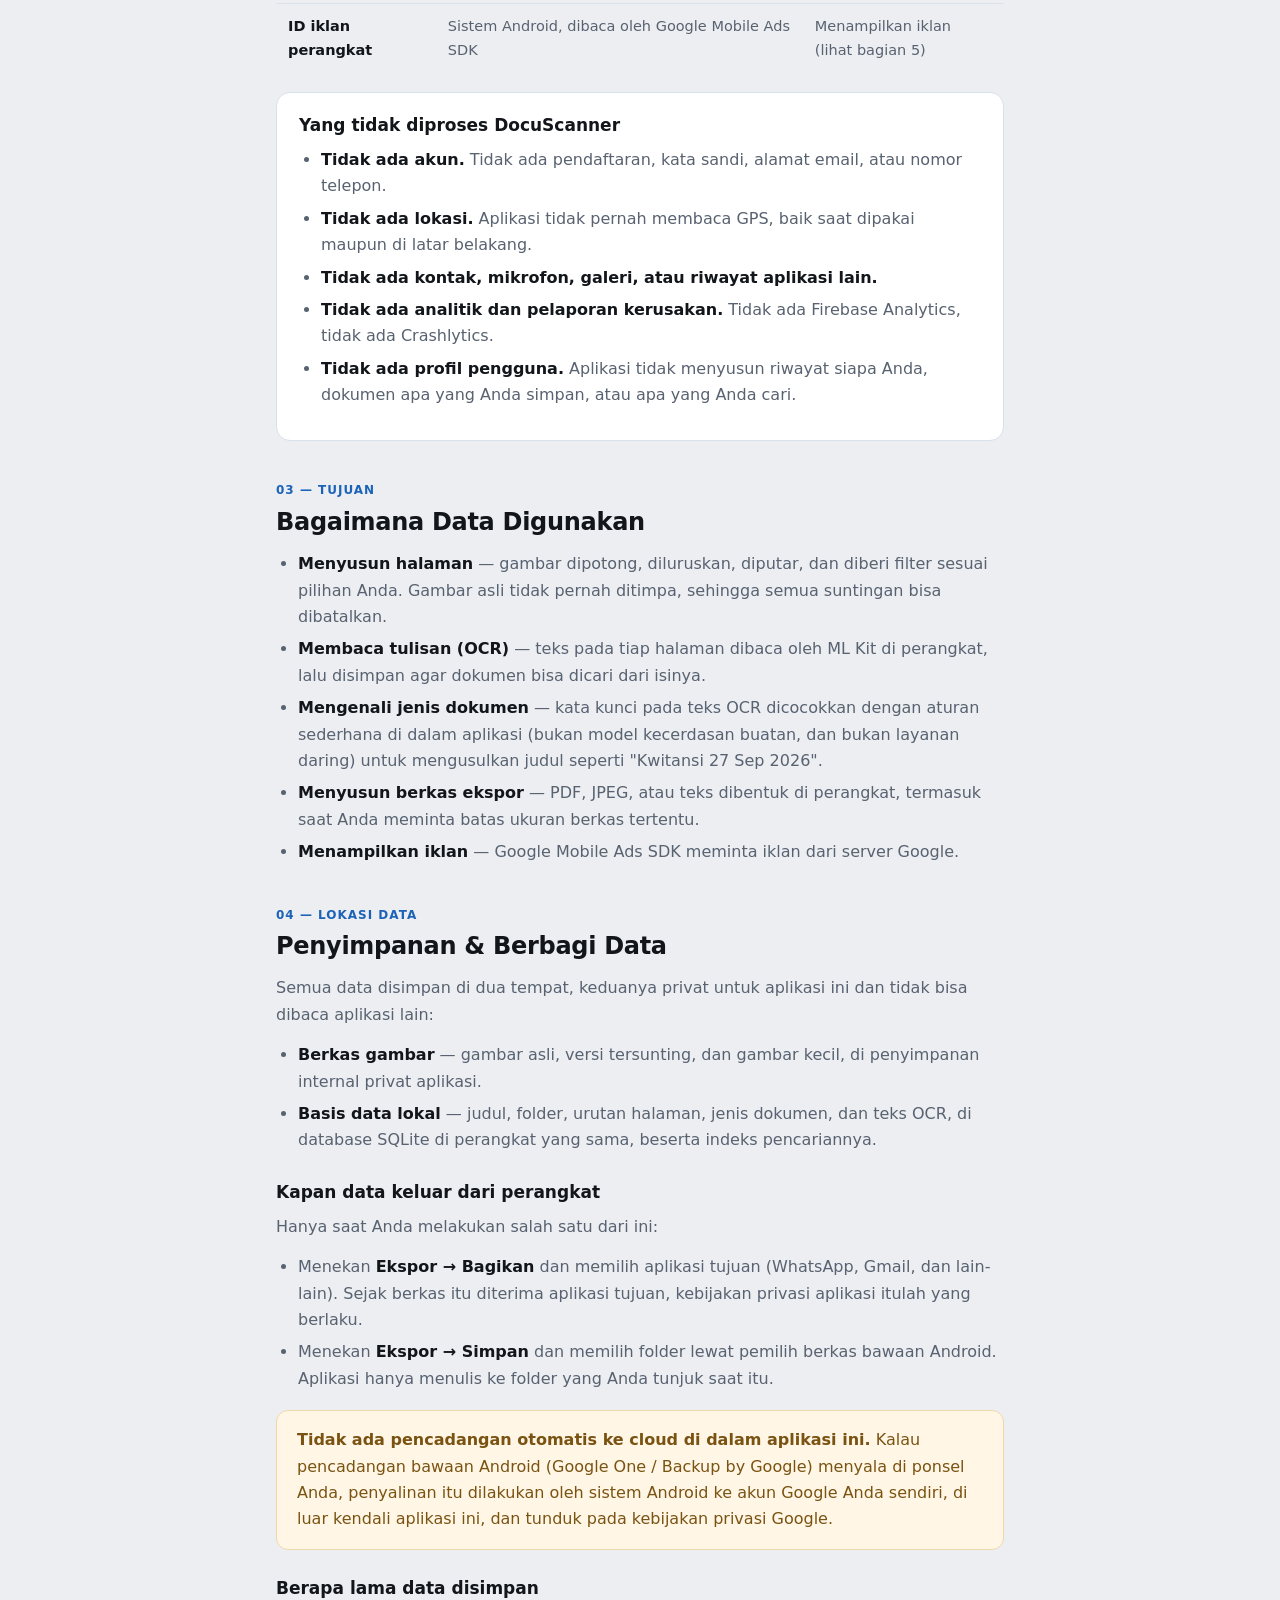
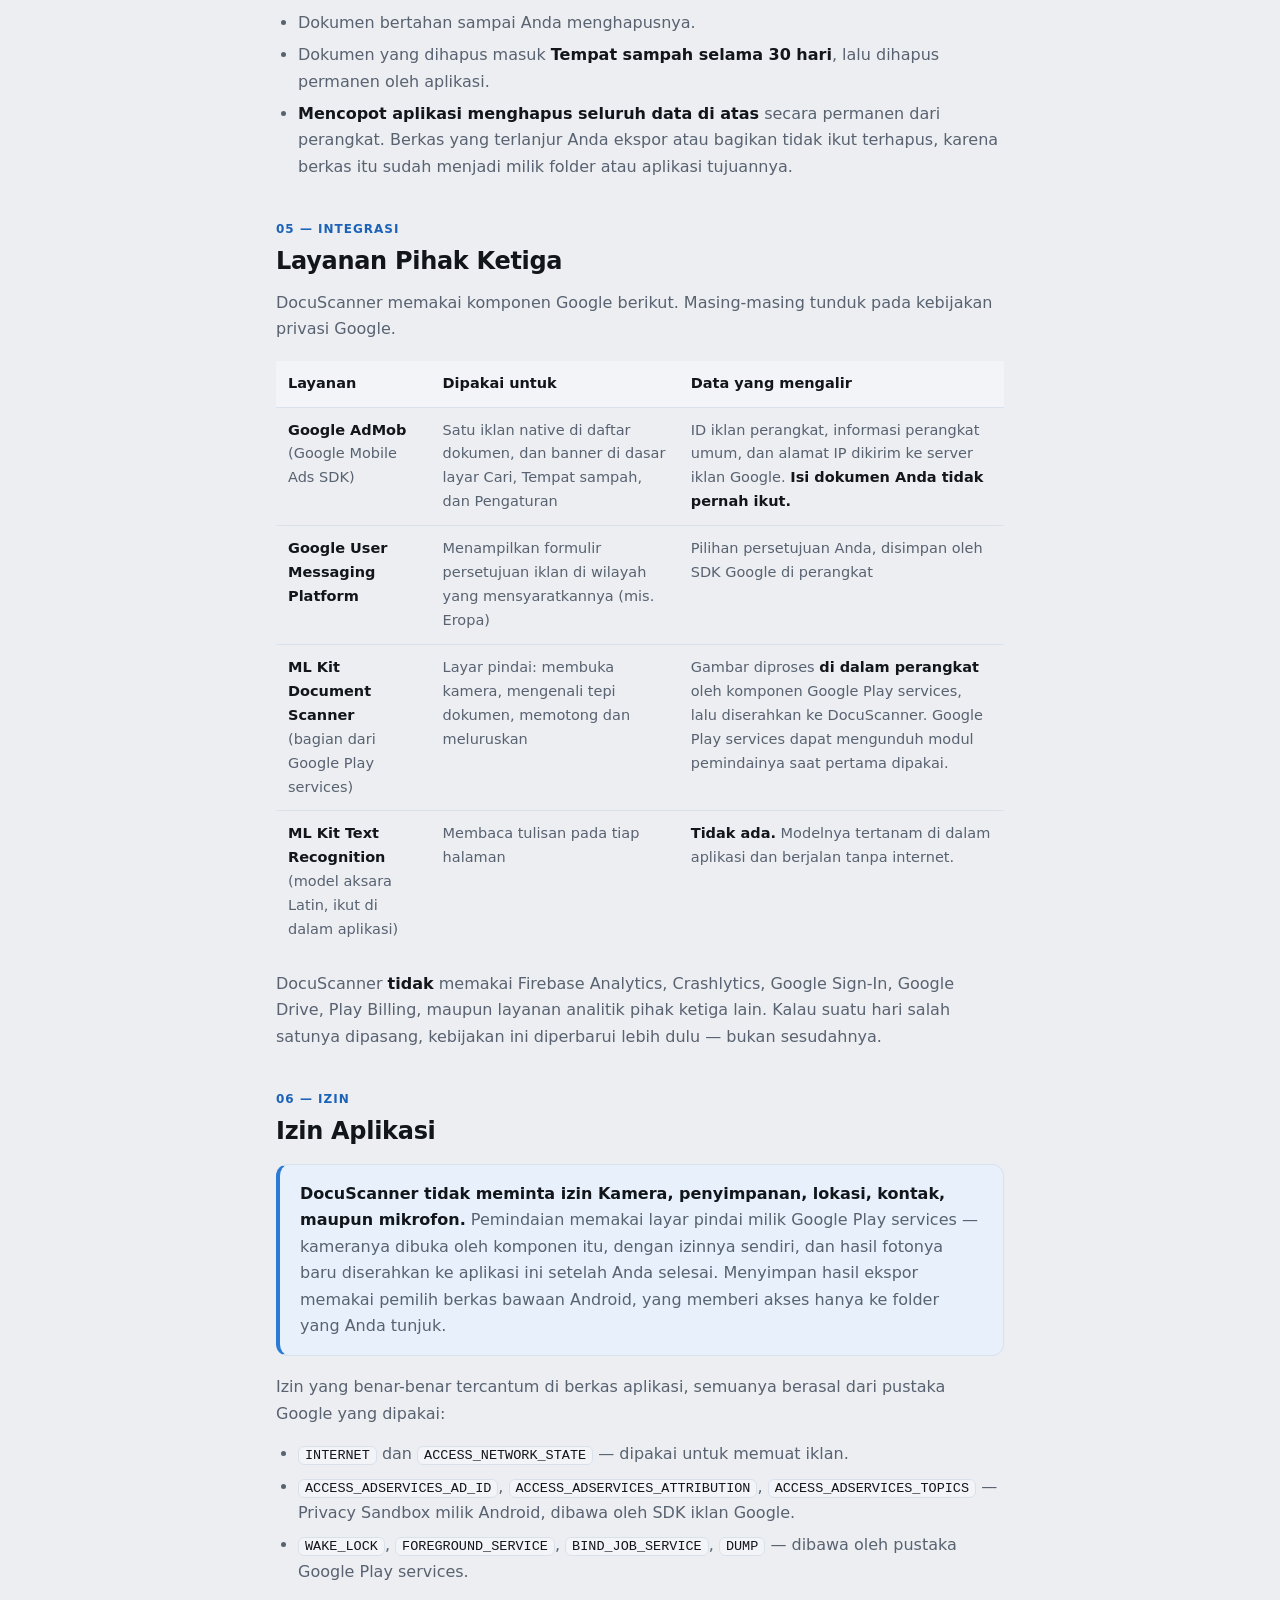
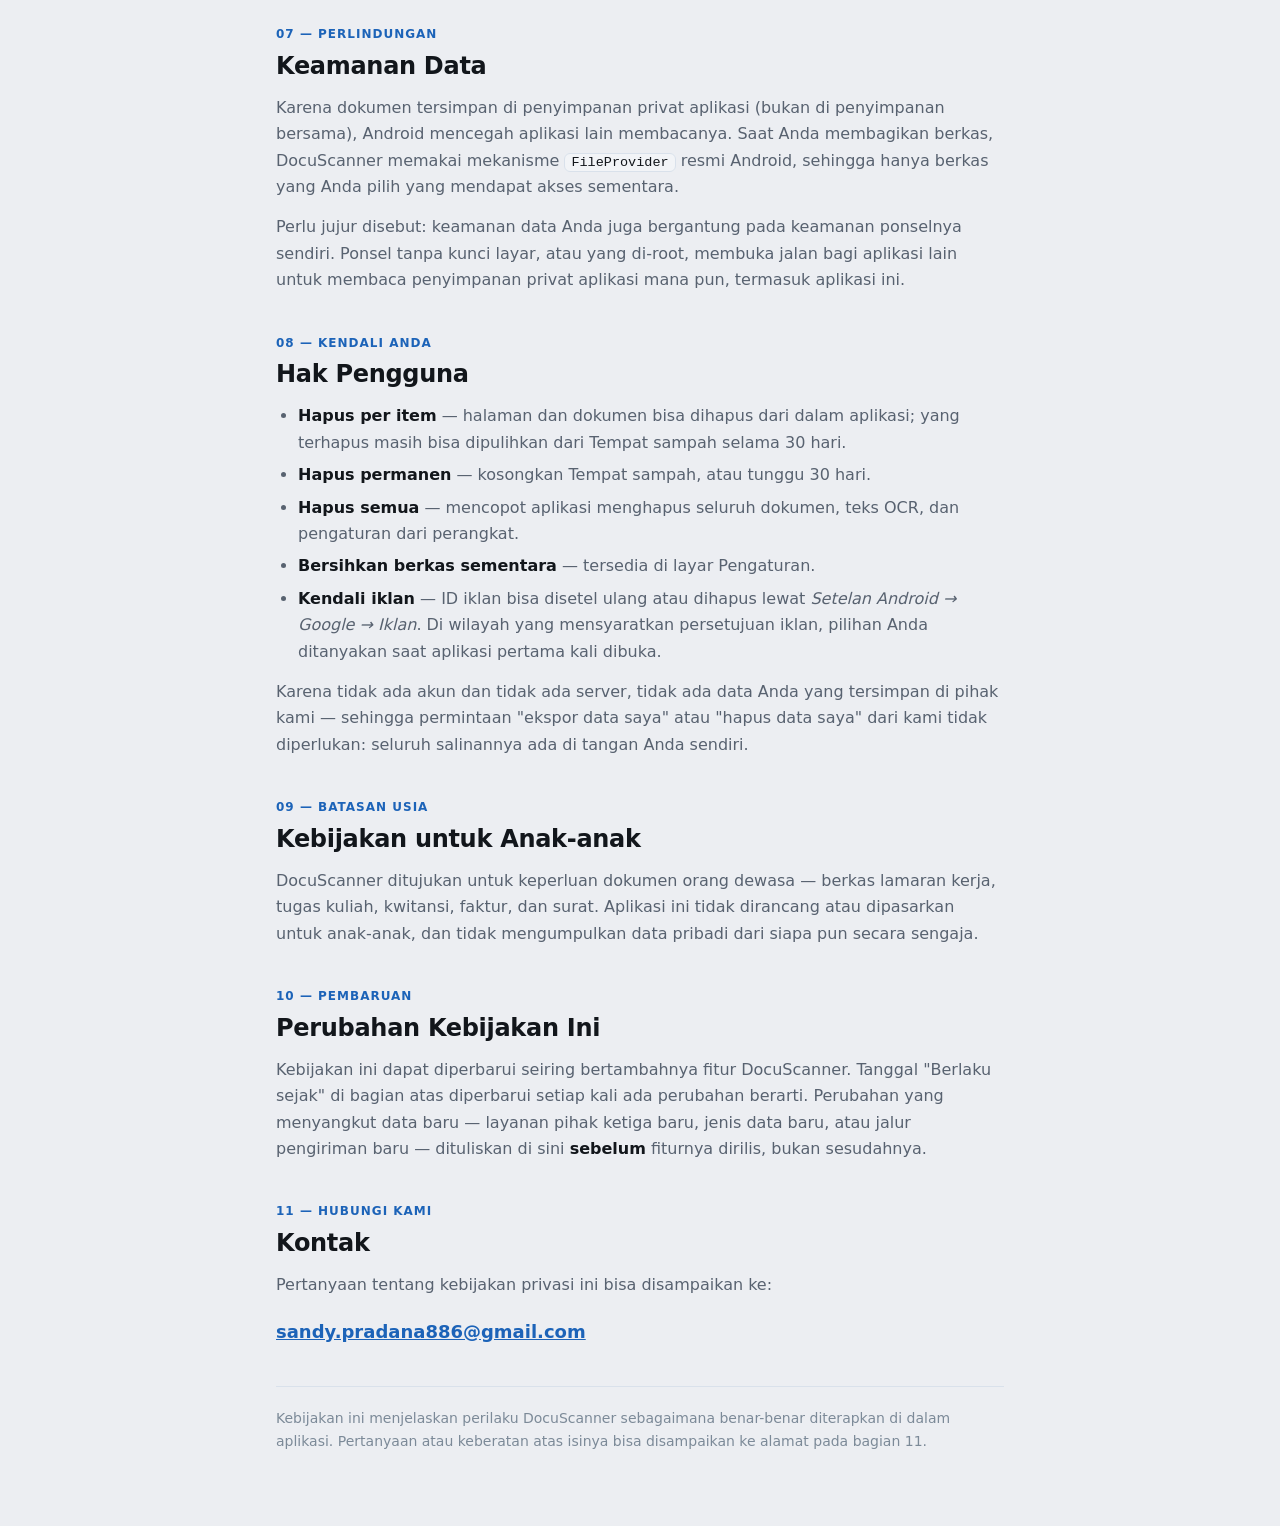
<file: privacy-policy.html>
<!doctype html>
<html lang="id">
<head>
<meta charset="utf-8">
<meta name="viewport" content="width=device-width, initial-scale=1">
<meta name="description" content="Kebijakan Privasi aplikasi DocuScanner — data apa yang diproses, ke mana perginya, dan apa yang bisa Anda kendalikan.">
<meta name="robots" content="index, follow">
<title>Kebijakan Privasi DocuScanner</title>
<link rel="stylesheet" href="assets/style.css">
</head>
<body>

<header class="masthead">
  <div class="masthead-inner">
    <div class="wordmark">
      <svg width="30" height="30" viewBox="0 0 1024 1024" aria-hidden="true">
        <defs>
          <clipPath id="swept"><rect x="0" y="0" width="1024" height="512"/></clipPath>
          <clipPath id="unswept"><rect x="0" y="512" width="1024" height="512"/></clipPath>
          <path id="mark" fill-rule="evenodd" d="M382 232 H498 A204 280 0 0 1 498 792 H382 A60 60 0 0 1 322 732 V292 A60 60 0 0 1 382 232 Z M424 316 H498 A120 196 0 0 1 498 708 H424 A18 18 0 0 1 406 690 V334 A18 18 0 0 1 424 316 Z"/>
        </defs>
        <use href="#mark" fill="#FFFFFF" clip-path="url(#swept)"/>
        <use href="#mark" fill="#FFFFFF" opacity="0.62" clip-path="url(#unswept)"/>
        <rect x="236" y="502" width="552" height="20" rx="10" fill="#3FE0FF"/>
      </svg>
      DocuScanner
    </div>
    <h1>Kebijakan Privasi</h1>
    <p>Apa yang diproses aplikasi ini, ke mana perginya, dan apa yang bisa Anda kendalikan.</p>
    <div class="meta">
      <span>Berlaku sejak: <b>27 September 2026</b></span>
      <span>Versi: <b>1.0</b></span>
      <span>Aplikasi: <b>com.sandika.docuscanner</b></span>
    </div>
    <div class="lang"><a href="privacy-policy-en.html">Read this page in English →</a></div>
  </div>
</header>

<main class="page">

  <nav class="toc">
    <h2>Daftar Isi</h2>
    <ol>
      <li><a href="#ringkasan">Ringkasan</a></li>
      <li><a href="#data">Data yang Diproses</a></li>
      <li><a href="#penggunaan">Bagaimana Data Digunakan</a></li>
      <li><a href="#penyimpanan">Penyimpanan &amp; Berbagi Data</a></li>
      <li><a href="#pihak-ketiga">Layanan Pihak Ketiga</a></li>
      <li><a href="#izin">Izin Aplikasi</a></li>
      <li><a href="#keamanan">Keamanan Data</a></li>
      <li><a href="#hak">Hak Pengguna</a></li>
      <li><a href="#anak">Kebijakan untuk Anak-anak</a></li>
      <li><a href="#perubahan">Perubahan Kebijakan Ini</a></li>
      <li><a href="#kontak">Kontak</a></li>
    </ol>
  </nav>

  <section id="ringkasan">
    <div class="eyebrow">01 — Inti singkat</div>
    <h2>Ringkasan</h2>
    <p>
      DocuScanner adalah pemindai dokumen yang bekerja <strong>sepenuhnya di perangkat Anda</strong>.
      Hasil pindaian, teks hasil pembacaan (OCR), judul, dan folder disimpan di penyimpanan privat
      aplikasi di ponsel Anda sendiri.
    </p>
    <div class="highlight">
      <p>
        <strong>Kami tidak mengoperasikan server untuk dokumen Anda.</strong> Tidak ada unggahan,
        tidak ada akun yang harus dibuat, tidak ada kata sandi, dan tidak ada tempat bagi kami untuk
        melihat isi dokumen Anda — karena tempat itu memang tidak pernah dibuat.
      </p>
    </div>
    <p>
      Dokumen keluar dari ponsel hanya kalau <strong>Anda sendiri</strong> menekan Ekspor lalu memilih
      Bagikan atau Simpan, dan tujuannya Anda yang menentukan.
    </p>
    <p>
      Satu-satunya data yang meninggalkan perangkat tanpa Anda pilih tujuannya adalah permintaan iklan
      ke Google AdMob. Aplikasi ini gratis dan ditopang iklan; rinciannya ada di bagian
      <a href="#pihak-ketiga">5</a>.
    </p>
  </section>

  <section id="data">
    <div class="eyebrow">02 — Cakupan</div>
    <h2>Data yang Diproses</h2>
    <p>DocuScanner memproses data berikut, semuanya di dalam perangkat Anda:</p>
    <div class="table-wrap">
      <table>
        <thead>
          <tr><th>Jenis</th><th>Dari mana</th><th>Untuk apa</th></tr>
        </thead>
        <tbody>
          <tr>
            <td><strong>Gambar halaman</strong></td>
            <td>Layar pindai bawaan Android, berkas PDF yang Anda impor, atau gambar yang Anda pilih dari galeri lewat pemilih berkas sistem</td>
            <td>Isi dokumen yang Anda simpan</td>
          </tr>
          <tr>
            <td><strong>Teks hasil OCR</strong></td>
            <td>Dibaca dari gambar halaman oleh ML Kit yang berjalan di perangkat</td>
            <td>Pencarian isi dokumen dan lapisan teks pada PDF</td>
          </tr>
          <tr>
            <td><strong>Judul, folder, jenis dokumen</strong></td>
            <td>Anda ketik sendiri, atau diusulkan aplikasi dari kata kunci pada teks OCR</td>
            <td>Menata daftar dokumen</td>
          </tr>
          <tr>
            <td><strong>Pengaturan</strong></td>
            <td>Pilihan Anda di layar Pengaturan (bahasa, ukuran kertas, ukuran berkas, tata letak)</td>
            <td>Mengingat preferensi antar-sesi</td>
          </tr>
          <tr>
            <td><strong>ID iklan perangkat</strong></td>
            <td>Sistem Android, dibaca oleh Google Mobile Ads SDK</td>
            <td>Menampilkan iklan (lihat bagian 5)</td>
          </tr>
        </tbody>
      </table>
    </div>

    <div class="card">
      <h3>Yang tidak diproses DocuScanner</h3>
      <ul>
        <li><strong>Tidak ada akun.</strong> Tidak ada pendaftaran, kata sandi, alamat email, atau nomor telepon.</li>
        <li><strong>Tidak ada lokasi.</strong> Aplikasi tidak pernah membaca GPS, baik saat dipakai maupun di latar belakang.</li>
        <li><strong>Tidak ada kontak, mikrofon, galeri, atau riwayat aplikasi lain.</strong></li>
        <li><strong>Tidak ada analitik dan pelaporan kerusakan.</strong> Tidak ada Firebase Analytics, tidak ada Crashlytics.</li>
        <li><strong>Tidak ada profil pengguna.</strong> Aplikasi tidak menyusun riwayat siapa Anda, dokumen apa yang Anda simpan, atau apa yang Anda cari.</li>
      </ul>
    </div>
  </section>

  <section id="penggunaan">
    <div class="eyebrow">03 — Tujuan</div>
    <h2>Bagaimana Data Digunakan</h2>
    <ul>
      <li><strong>Menyusun halaman</strong> — gambar dipotong, diluruskan, diputar, dan diberi filter sesuai pilihan Anda. Gambar asli tidak pernah ditimpa, sehingga semua suntingan bisa dibatalkan.</li>
      <li><strong>Membaca tulisan (OCR)</strong> — teks pada tiap halaman dibaca oleh ML Kit di perangkat, lalu disimpan agar dokumen bisa dicari dari isinya.</li>
      <li><strong>Mengenali jenis dokumen</strong> — kata kunci pada teks OCR dicocokkan dengan aturan sederhana di dalam aplikasi (bukan model kecerdasan buatan, dan bukan layanan daring) untuk mengusulkan judul seperti "Kwitansi 27 Sep 2026".</li>
      <li><strong>Menyusun berkas ekspor</strong> — PDF, JPEG, atau teks dibentuk di perangkat, termasuk saat Anda meminta batas ukuran berkas tertentu.</li>
      <li><strong>Menampilkan iklan</strong> — Google Mobile Ads SDK meminta iklan dari server Google.</li>
    </ul>
  </section>

  <section id="penyimpanan">
    <div class="eyebrow">04 — Lokasi data</div>
    <h2>Penyimpanan &amp; Berbagi Data</h2>
    <p>Semua data disimpan di dua tempat, keduanya privat untuk aplikasi ini dan tidak bisa dibaca aplikasi lain:</p>
    <ul>
      <li><strong>Berkas gambar</strong> — gambar asli, versi tersunting, dan gambar kecil, di penyimpanan internal privat aplikasi.</li>
      <li><strong>Basis data lokal</strong> — judul, folder, urutan halaman, jenis dokumen, dan teks OCR, di database SQLite di perangkat yang sama, beserta indeks pencariannya.</li>
    </ul>

    <h3>Kapan data keluar dari perangkat</h3>
    <p>Hanya saat Anda melakukan salah satu dari ini:</p>
    <ul>
      <li>Menekan <strong>Ekspor → Bagikan</strong> dan memilih aplikasi tujuan (WhatsApp, Gmail, dan lain-lain). Sejak berkas itu diterima aplikasi tujuan, kebijakan privasi aplikasi itulah yang berlaku.</li>
      <li>Menekan <strong>Ekspor → Simpan</strong> dan memilih folder lewat pemilih berkas bawaan Android. Aplikasi hanya menulis ke folder yang Anda tunjuk saat itu.</li>
    </ul>
    <div class="note">
      <p>
        <strong>Tidak ada pencadangan otomatis ke cloud di dalam aplikasi ini.</strong> Kalau
        pencadangan bawaan Android (Google One / Backup by Google) menyala di ponsel Anda, penyalinan
        itu dilakukan oleh sistem Android ke akun Google Anda sendiri, di luar kendali aplikasi ini,
        dan tunduk pada kebijakan privasi Google.
      </p>
    </div>

    <h3>Berapa lama data disimpan</h3>
    <ul>
      <li>Dokumen bertahan sampai Anda menghapusnya.</li>
      <li>Dokumen yang dihapus masuk <strong>Tempat sampah selama 30 hari</strong>, lalu dihapus permanen oleh aplikasi.</li>
      <li><strong>Mencopot aplikasi menghapus seluruh data di atas</strong> secara permanen dari perangkat. Berkas yang terlanjur Anda ekspor atau bagikan tidak ikut terhapus, karena berkas itu sudah menjadi milik folder atau aplikasi tujuannya.</li>
    </ul>
  </section>

  <section id="pihak-ketiga">
    <div class="eyebrow">05 — Integrasi</div>
    <h2>Layanan Pihak Ketiga</h2>
    <p>DocuScanner memakai komponen Google berikut. Masing-masing tunduk pada kebijakan privasi Google.</p>
    <div class="table-wrap">
      <table>
        <thead>
          <tr><th>Layanan</th><th>Dipakai untuk</th><th>Data yang mengalir</th></tr>
        </thead>
        <tbody>
          <tr>
            <td><strong>Google AdMob</strong><br>(Google Mobile Ads SDK)</td>
            <td>Satu iklan native di daftar dokumen, dan banner di dasar layar Cari, Tempat sampah, dan Pengaturan</td>
            <td>ID iklan perangkat, informasi perangkat umum, dan alamat IP dikirim ke server iklan Google. <strong>Isi dokumen Anda tidak pernah ikut.</strong></td>
          </tr>
          <tr>
            <td><strong>Google User Messaging Platform</strong></td>
            <td>Menampilkan formulir persetujuan iklan di wilayah yang mensyaratkannya (mis. Eropa)</td>
            <td>Pilihan persetujuan Anda, disimpan oleh SDK Google di perangkat</td>
          </tr>
          <tr>
            <td><strong>ML Kit Document Scanner</strong><br>(bagian dari Google Play services)</td>
            <td>Layar pindai: membuka kamera, mengenali tepi dokumen, memotong dan meluruskan</td>
            <td>Gambar diproses <strong>di dalam perangkat</strong> oleh komponen Google Play services, lalu diserahkan ke DocuScanner. Google Play services dapat mengunduh modul pemindainya saat pertama dipakai.</td>
          </tr>
          <tr>
            <td><strong>ML Kit Text Recognition</strong><br>(model aksara Latin, ikut di dalam aplikasi)</td>
            <td>Membaca tulisan pada tiap halaman</td>
            <td><strong>Tidak ada.</strong> Modelnya tertanam di dalam aplikasi dan berjalan tanpa internet.</td>
          </tr>
        </tbody>
      </table>
    </div>
    <p>
      DocuScanner <strong>tidak</strong> memakai Firebase Analytics, Crashlytics, Google Sign-In,
      Google Drive, Play Billing, maupun layanan analitik pihak ketiga lain. Kalau suatu hari salah
      satunya dipasang, kebijakan ini diperbarui lebih dulu — bukan sesudahnya.
    </p>
  </section>

  <section id="izin">
    <div class="eyebrow">06 — Izin</div>
    <h2>Izin Aplikasi</h2>
    <div class="highlight">
      <p>
        <strong>DocuScanner tidak meminta izin Kamera, penyimpanan, lokasi, kontak, maupun
        mikrofon.</strong> Pemindaian memakai layar pindai milik Google Play services — kameranya
        dibuka oleh komponen itu, dengan izinnya sendiri, dan hasil fotonya baru diserahkan ke
        aplikasi ini setelah Anda selesai. Menyimpan hasil ekspor memakai pemilih berkas bawaan
        Android, yang memberi akses hanya ke folder yang Anda tunjuk.
      </p>
    </div>
    <p>Izin yang benar-benar tercantum di berkas aplikasi, semuanya berasal dari pustaka Google yang dipakai:</p>
    <ul>
      <li><code>INTERNET</code> dan <code>ACCESS_NETWORK_STATE</code> — dipakai untuk memuat iklan.</li>
      <li><code>ACCESS_ADSERVICES_AD_ID</code>, <code>ACCESS_ADSERVICES_ATTRIBUTION</code>, <code>ACCESS_ADSERVICES_TOPICS</code> — Privacy Sandbox milik Android, dibawa oleh SDK iklan Google.</li>
      <li><code>WAKE_LOCK</code>, <code>FOREGROUND_SERVICE</code>, <code>BIND_JOB_SERVICE</code>, <code>DUMP</code> — dibawa oleh pustaka Google Play services.</li>
    </ul>
  </section>

  <section id="keamanan">
    <div class="eyebrow">07 — Perlindungan</div>
    <h2>Keamanan Data</h2>
    <p>
      Karena dokumen tersimpan di penyimpanan privat aplikasi (bukan di penyimpanan bersama), Android
      mencegah aplikasi lain membacanya. Saat Anda membagikan berkas, DocuScanner memakai mekanisme
      <code>FileProvider</code> resmi Android, sehingga hanya berkas yang Anda pilih yang mendapat
      akses sementara.
    </p>
    <p>
      Perlu jujur disebut: keamanan data Anda juga bergantung pada keamanan ponselnya sendiri. Ponsel
      tanpa kunci layar, atau yang di-root, membuka jalan bagi aplikasi lain untuk membaca
      penyimpanan privat aplikasi mana pun, termasuk aplikasi ini.
    </p>
  </section>

  <section id="hak">
    <div class="eyebrow">08 — Kendali Anda</div>
    <h2>Hak Pengguna</h2>
    <ul>
      <li><strong>Hapus per item</strong> — halaman dan dokumen bisa dihapus dari dalam aplikasi; yang terhapus masih bisa dipulihkan dari Tempat sampah selama 30 hari.</li>
      <li><strong>Hapus permanen</strong> — kosongkan Tempat sampah, atau tunggu 30 hari.</li>
      <li><strong>Hapus semua</strong> — mencopot aplikasi menghapus seluruh dokumen, teks OCR, dan pengaturan dari perangkat.</li>
      <li><strong>Bersihkan berkas sementara</strong> — tersedia di layar Pengaturan.</li>
      <li><strong>Kendali iklan</strong> — ID iklan bisa disetel ulang atau dihapus lewat <em>Setelan Android → Google → Iklan</em>. Di wilayah yang mensyaratkan persetujuan iklan, pilihan Anda ditanyakan saat aplikasi pertama kali dibuka.</li>
    </ul>
    <p>
      Karena tidak ada akun dan tidak ada server, tidak ada data Anda yang tersimpan di pihak kami —
      sehingga permintaan "ekspor data saya" atau "hapus data saya" dari kami tidak diperlukan:
      seluruh salinannya ada di tangan Anda sendiri.
    </p>
  </section>

  <section id="anak">
    <div class="eyebrow">09 — Batasan usia</div>
    <h2>Kebijakan untuk Anak-anak</h2>
    <p>
      DocuScanner ditujukan untuk keperluan dokumen orang dewasa — berkas lamaran kerja, tugas kuliah,
      kwitansi, faktur, dan surat. Aplikasi ini tidak dirancang atau dipasarkan untuk anak-anak, dan
      tidak mengumpulkan data pribadi dari siapa pun secara sengaja.
    </p>
  </section>

  <section id="perubahan">
    <div class="eyebrow">10 — Pembaruan</div>
    <h2>Perubahan Kebijakan Ini</h2>
    <p>
      Kebijakan ini dapat diperbarui seiring bertambahnya fitur DocuScanner. Tanggal "Berlaku sejak"
      di bagian atas diperbarui setiap kali ada perubahan berarti. Perubahan yang menyangkut data baru
      — layanan pihak ketiga baru, jenis data baru, atau jalur pengiriman baru — dituliskan di sini
      <strong>sebelum</strong> fiturnya dirilis, bukan sesudahnya.
    </p>
  </section>

  <section id="kontak">
    <div class="eyebrow">11 — Hubungi kami</div>
    <h2>Kontak</h2>
    <p>Pertanyaan tentang kebijakan privasi ini bisa disampaikan ke:</p>
    <a class="contact" href="mailto:sandy.pradana886@gmail.com">sandy.pradana886@gmail.com</a>
  </section>

  <footer>
    Kebijakan ini menjelaskan perilaku DocuScanner sebagaimana benar-benar diterapkan di dalam
    aplikasi. Pertanyaan atau keberatan atas isinya bisa disampaikan ke alamat pada bagian 11.
  </footer>

</main>
</body>
</html>
</file>
<file: assets/style.css>
/* Halaman statis DocuScanner (GitHub Pages). Rupanya mengikuti aplikasi: permukaan netral,
   aksen amber (#FFB23E), font Familjen Grotesk / IBM Plex Sans / JetBrains Mono. */

:root {
  --bg: #ECEEF2;
  --surface: #FFFFFF;
  --surface-soft: #F2F4F7;
  --ink: #12161B;
  --ink-muted: #586270;
  --ink-faint: #7C8A98;
  --accent: #1C63B8;        /* biru untuk teks/tautan di latar terang */
  --accent-strong: #0B3A78;
  --accent-soft: #E7F0FB;
  --beam: #2A7BD6;          /* biru merek untuk tombol utama & aksen */
  --on-beam: #FFFFFF;
  --line: #D9E1EB;
  --warn-bg: #FFF6E5;
  --warn-ink: #7A5312;
  --warn-line: #EED9A8;
  --font-display: "Familjen Grotesk", "Segoe UI", system-ui, sans-serif;
  --font-body: "IBM Plex Sans", "Segoe UI", system-ui, -apple-system, sans-serif;
  --font-mono: "JetBrains Mono", "SFMono-Regular", Consolas, monospace;
}

@media (prefers-color-scheme: dark) {
  :root:not([data-theme="light"]) {
    --bg: #0E1319;
    --surface: #171E28;
    --surface-soft: #1B2531;
    --ink: #E8EDF3;
    --ink-muted: #A3B1C0;
    --ink-faint: #74828F;
    --accent: #71B2F2;
    --accent-strong: #A8CEF8;
    --accent-soft: #17293D;
    --beam: #4A90D9;
    --line: #27323F;
    --warn-bg: #2A2313;
    --warn-ink: #E6C880;
    --warn-line: #4B3E1D;
  }
}

:root[data-theme="dark"] {
  --bg: #0E1319;
  --surface: #171E28;
  --surface-soft: #1B2531;
  --ink: #E8EDF3;
  --ink-muted: #A3B1C0;
  --ink-faint: #74828F;
  --accent: #71B2F2;
  --accent-strong: #A8CEF8;
  --accent-soft: #17293D;
  --beam: #4A90D9;
  --line: #27323F;
  --warn-bg: #2A2313;
  --warn-ink: #E6C880;
  --warn-line: #4B3E1D;
}

* { box-sizing: border-box; }

body {
  margin: 0;
  background: var(--bg);
  color: var(--ink);
  font-family: var(--font-body);
  font-size: 16px;
  line-height: 1.65;
  -webkit-font-smoothing: antialiased;
}

a { color: var(--accent); }
a:focus-visible, summary:focus-visible, button:focus-visible {
  outline: 2px solid var(--beam);
  outline-offset: 2px;
}

.page { max-width: 760px; margin: 0 auto; padding: 0 16px 72px; }

/* ---------- Kepala / masthead (dipakai halaman kebijakan privasi) ---------- */

.masthead {
  background: linear-gradient(135deg, #1B2531, #0E1319);
  color: #FFFFFF;
  margin: 0 0 32px;
  padding: 40px 24px 36px;
}

.masthead-inner { max-width: 728px; margin: 0 auto; }

.wordmark {
  display: flex;
  align-items: center;
  gap: 12px;
  font-family: var(--font-display);
  font-size: 20px;
  font-weight: 700;
  letter-spacing: -0.3px;
}

.wordmark svg { display: block; }

.masthead h1 {
  font-family: var(--font-display);
  margin: 22px 0 10px;
  font-size: 34px;
  line-height: 1.15;
  letter-spacing: -0.6px;
}

.masthead p { margin: 0; color: rgba(255, 255, 255, 0.82); }

.meta { margin-top: 18px; display: flex; flex-wrap: wrap; gap: 8px 20px; font-size: 14px; color: rgba(255, 255, 255, 0.78); }
.meta b { color: #FFFFFF; font-weight: 600; }
.lang { margin-top: 20px; font-size: 14px; }
.lang a { color: #FFFFFF; }

/* ---------- Landing page ---------- */

.lp-nav {
  max-width: 1080px;
  margin: 0 auto;
  padding: 20px 24px;
  display: flex;
  align-items: center;
  justify-content: space-between;
}
.lp-nav .wordmark { color: var(--ink); }
.lp-nav .wordmark .dark-ink { color: var(--ink); }
.lp-nav a.nav-link { color: var(--ink-muted); text-decoration: none; font-size: 14.5px; font-weight: 500; }
.lp-nav a.nav-link:hover { color: var(--ink); }

.hero {
  max-width: 1080px;
  margin: 0 auto;
  padding: 28px 24px 8px;
  display: grid;
  grid-template-columns: 1fr minmax(0, 360px);
  gap: 48px;
  align-items: center;
}
.hero-eyebrow {
  font-family: var(--font-mono);
  font-size: 12px;
  letter-spacing: 0.14em;
  text-transform: uppercase;
  color: var(--accent);
  margin: 0 0 16px;
}
.hero h1 {
  font-family: var(--font-display);
  font-size: clamp(38px, 6vw, 60px);
  line-height: 1.02;
  letter-spacing: -0.03em;
  margin: 0 0 18px;
}
.hero p.lede { font-size: 19px; line-height: 1.5; color: var(--ink-muted); margin: 0 0 28px; max-width: 32em; }

.cta-row { display: flex; flex-wrap: wrap; gap: 14px; align-items: center; }
.btn {
  display: inline-flex;
  align-items: center;
  gap: 10px;
  padding: 14px 22px;
  border-radius: 16px;
  font-weight: 600;
  text-decoration: none;
  font-size: 15.5px;
}
.btn-primary { background: var(--beam); color: var(--on-beam); }
.btn-primary:hover { filter: brightness(1.05); }
.btn-ghost { color: var(--ink); border: 1px solid var(--line); }
.btn-ghost:hover { border-color: var(--ink-muted); }
.btn svg { display: block; }

.hero-phone {
  justify-self: center;
  width: 100%;
  max-width: 320px;
  border-radius: 34px;
  box-shadow: 0 40px 80px -36px rgba(8, 12, 18, 0.55), 0 0 0 1px var(--line);
}

.trust {
  max-width: 1080px;
  margin: 8px auto 0;
  padding: 18px 24px 8px;
  display: flex;
  flex-wrap: wrap;
  gap: 10px 26px;
  font-family: var(--font-mono);
  font-size: 12.5px;
  color: var(--ink-faint);
}
.trust b { color: var(--ink-muted); font-weight: 500; }

/* Bagian fitur */
.section { max-width: 1080px; margin: 0 auto; padding: 56px 24px; }
.section-head { max-width: 40rem; margin: 0 0 32px; }
.section-head .eyebrow {
  font-family: var(--font-mono);
  font-size: 12px; letter-spacing: 0.12em; text-transform: uppercase; color: var(--accent); margin: 0 0 10px;
}
.section-head h2 { font-family: var(--font-display); font-size: clamp(26px, 4vw, 34px); letter-spacing: -0.02em; margin: 0 0 8px; }
.section-head p { color: var(--ink-muted); margin: 0; font-size: 17px; }

.features { display: grid; grid-template-columns: repeat(3, 1fr); gap: 16px; }
.feature {
  background: var(--surface);
  border: 1px solid var(--line);
  border-radius: 18px;
  padding: 22px;
}
.feature .ic {
  width: 44px; height: 44px; border-radius: 12px;
  background: var(--accent-soft); color: var(--accent-strong);
  display: grid; place-items: center; margin-bottom: 14px;
}
.feature h3 { font-family: var(--font-display); font-size: 18px; margin: 0 0 6px; letter-spacing: -0.01em; }
.feature p { margin: 0; color: var(--ink-muted); font-size: 14.5px; line-height: 1.5; }

/* Baris tangkapan layar + teks selang-seling */
.showcase { display: grid; grid-template-columns: 1fr 320px; gap: 48px; align-items: center; margin: 0 0 8px; }
.showcase.flip { grid-template-columns: 320px 1fr; }
.showcase.flip .shot { order: -1; }
.showcase h3 { font-family: var(--font-display); font-size: 24px; letter-spacing: -0.02em; margin: 0 0 10px; }
.showcase p { color: var(--ink-muted); margin: 0; font-size: 16px; }
.showcase .shot img {
  width: 100%; max-width: 320px; border-radius: 28px;
  box-shadow: 0 30px 60px -30px rgba(8, 12, 18, 0.45), 0 0 0 1px var(--line);
}

/* Band privasi */
.band {
  background: var(--surface);
  border-top: 1px solid var(--line);
  border-bottom: 1px solid var(--line);
}
.band .inner { max-width: 760px; margin: 0 auto; padding: 48px 24px; text-align: center; }
.band h2 { font-family: var(--font-display); font-size: 28px; letter-spacing: -0.02em; margin: 0 0 10px; }
.band p { color: var(--ink-muted); margin: 0 auto 20px; max-width: 46em; }

/* ---------- Isi halaman kebijakan privasi (tak diubah strukturnya) ---------- */

.toc { background: var(--surface); border: 1px solid var(--line); border-radius: 14px; padding: 18px 22px; margin-bottom: 36px; }
.toc h2 { margin: 0 0 10px; font-size: 13px; letter-spacing: 0.8px; text-transform: uppercase; color: var(--ink-faint); }
.toc ol { margin: 0; padding-left: 22px; columns: 2; column-gap: 28px; }
.toc li { margin: 4px 0; break-inside: avoid; }
.toc a { text-decoration: none; }
.toc a:hover { text-decoration: underline; }

section { margin-bottom: 40px; scroll-margin-top: 20px; }
.eyebrow { font-size: 12px; font-weight: 600; letter-spacing: 1px; text-transform: uppercase; color: var(--accent); margin-bottom: 6px; }
h2 { font-size: 24px; line-height: 1.25; letter-spacing: -0.3px; margin: 0 0 14px; }
h3 { font-size: 17px; margin: 24px 0 8px; }
p, li { color: var(--ink-muted); }
p { margin: 0 0 14px; }
ul, ol { margin: 0 0 14px; padding-left: 22px; }
li { margin: 6px 0; }
strong { color: var(--ink); font-weight: 600; }

.card { background: var(--surface); border: 1px solid var(--line); border-radius: 14px; padding: 18px 22px; margin: 18px 0; }
.card h3 { margin-top: 0; }
.highlight { background: var(--accent-soft); border: 1px solid var(--line); border-left: 4px solid var(--beam); border-radius: 12px; padding: 16px 20px; margin: 18px 0; }
.highlight p:last-child, .card p:last-child, .note p:last-child { margin-bottom: 0; }
.note { background: var(--warn-bg); border: 1px solid var(--warn-line); border-radius: 12px; padding: 16px 20px; margin: 18px 0; }
.note p, .note li { color: var(--warn-ink); }
.note strong { color: var(--warn-ink); }
.table-wrap { overflow-x: auto; margin: 18px 0; }
table { width: 100%; border-collapse: collapse; font-size: 14.5px; min-width: 540px; }
th, td { text-align: left; vertical-align: top; padding: 11px 12px; border-bottom: 1px solid var(--line); color: var(--ink-muted); }
th { color: var(--ink); font-weight: 600; background: var(--surface-soft); }
tbody tr:last-child td { border-bottom: none; }
code { font-family: var(--font-mono); font-size: 13.5px; background: var(--surface-soft); border: 1px solid var(--line); border-radius: 6px; padding: 1px 6px; color: var(--ink); }
.contact { display: inline-block; font-size: 18px; font-weight: 600; margin-top: 4px; }

/* ---------- Footer ---------- */
footer { border-top: 1px solid var(--line); }
footer .inner {
  max-width: 1080px; margin: 0 auto; padding: 28px 24px;
  display: flex; flex-wrap: wrap; gap: 10px 28px; align-items: center; justify-content: space-between;
  font-size: 14px; color: var(--ink-faint);
}
footer a { color: var(--ink-muted); text-decoration: none; }
footer a:hover { color: var(--ink); text-decoration: underline; }
footer .links { display: flex; flex-wrap: wrap; gap: 8px 20px; }

/* Footer khusus halaman kebijakan privasi (versi lama) */
.page footer { border-top: 1px solid var(--line); padding-top: 20px; font-size: 14px; color: var(--ink-faint); }

@media (max-width: 860px) {
  .hero { grid-template-columns: 1fr; gap: 28px; }
  .hero-phone { max-width: 260px; }
  .features { grid-template-columns: 1fr; }
  .showcase, .showcase.flip { grid-template-columns: 1fr; gap: 20px; }
  .showcase.flip .shot { order: 0; }
  .showcase .shot img { max-width: 240px; }
}

@media (max-width: 560px) {
  .masthead { padding: 32px 16px 30px; }
  .masthead h1 { font-size: 27px; }
  .toc ol { columns: 1; }
}
</file>
